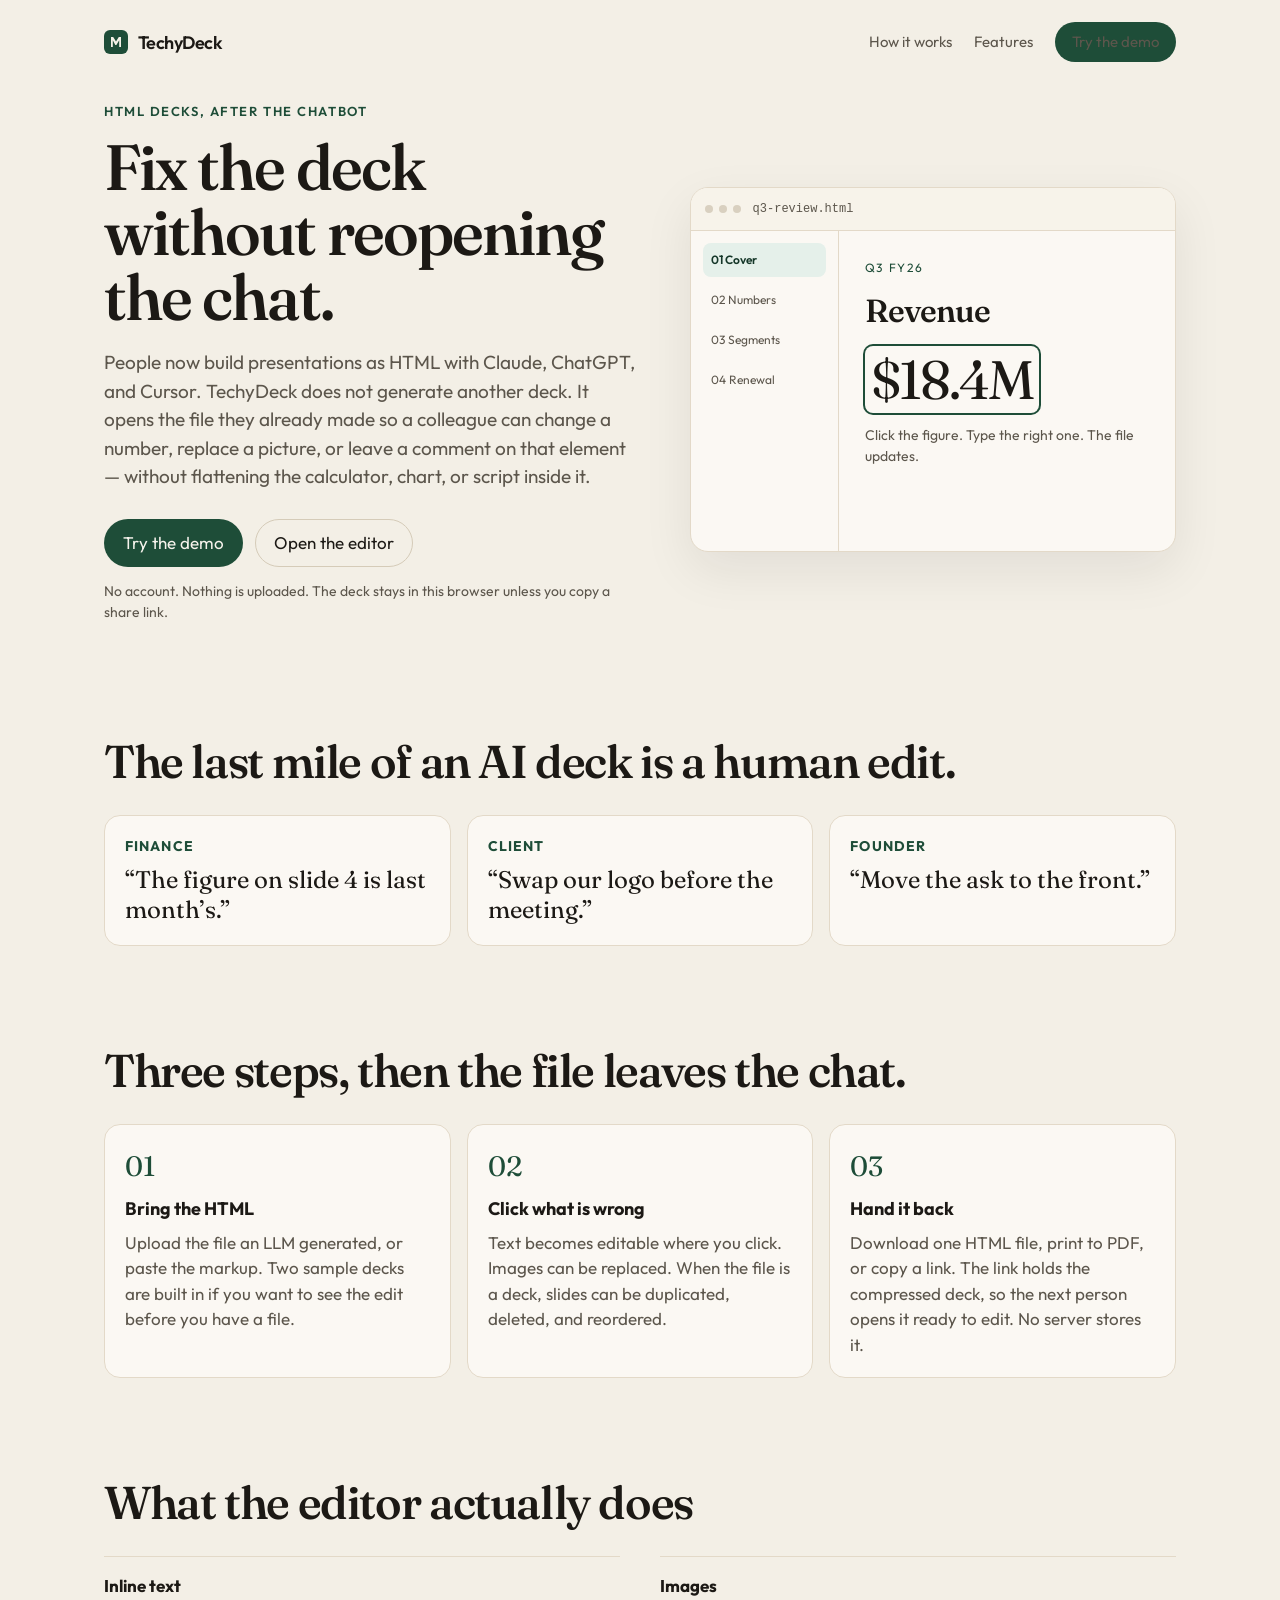
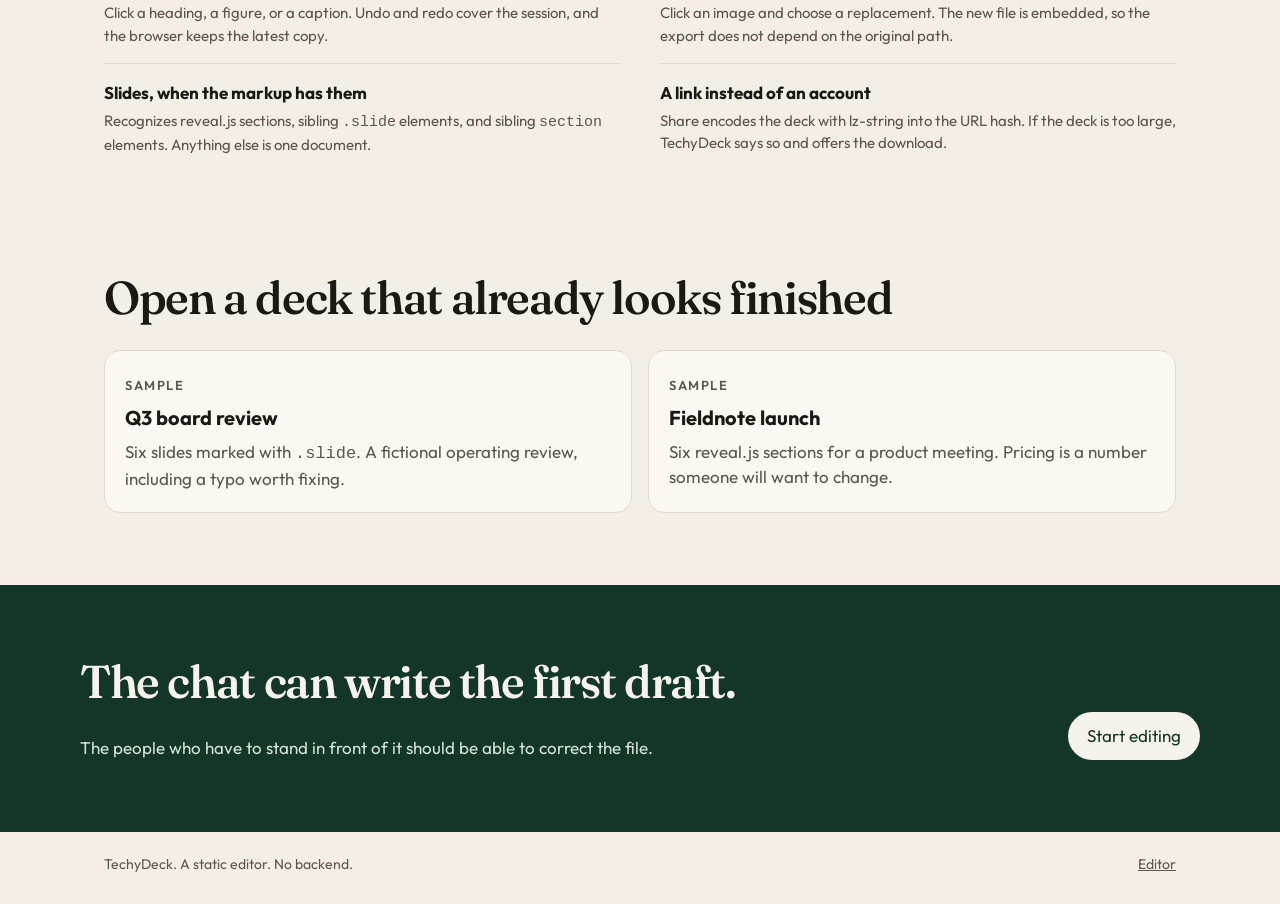
<file: index.html>
<!DOCTYPE html>
<html lang="en">
<head>
  <meta charset="utf-8">
  <meta name="viewport" content="width=device-width, initial-scale=1">
  <title>TechyDeck — Edit HTML presentations without going back to the chatbot</title>
  <meta name="description" content="TechyDeck opens AI-built HTML presentations so colleagues can fix a number, swap an image, or reorder slides — then export a file, a PDF, or a link. No account and no server.">
  <meta name="theme-color" content="#1e4d38">
  <link rel="icon" href="favicon.svg" type="image/svg+xml">
  <link rel="preconnect" href="https://fonts.googleapis.com">
  <link rel="preconnect" href="https://fonts.gstatic.com" crossorigin>
  <link href="https://fonts.googleapis.com/css2?family=Fraunces:opsz,wght@9..144,560;9..144,620&family=Outfit:wght@400;500;600&display=swap" rel="stylesheet">
  <link rel="stylesheet" href="css/site.css">
  <link rel="stylesheet" href="css/landing.css">
</head>
<body>
  <a class="skip" href="#content">Skip to content</a>
  <header class="nav">
    <a class="logo" href="index.html">
      <svg viewBox="0 0 24 24" aria-hidden="true"><rect width="24" height="24" rx="6" fill="#1e4d38"/><path d="M7 17V7h2.2l2.8 4.6L14.8 7H17v10h-1.8V10.2L12.4 15h-1.1L8.8 10.2V17z" fill="#f4f0e6"/></svg>
      <span>TechyDeck</span>
    </a>
    <nav class="nav-links" aria-label="Primary">
      <a href="#how">How it works</a>
      <a href="#features">Features</a>
          <a class="btn btn-primary" href="demo.html">Try the demo</a>
    </nav>
  </header>

  <main id="content">
    <section class="hero">
      <div>
        <p class="eyebrow">HTML decks, after the chatbot</p>
        <h1>Fix the deck without reopening the chat.</h1>
        <p class="lede">People now build presentations as HTML with Claude, ChatGPT, and Cursor. TechyDeck does not generate another deck. It opens the file they already made so a colleague can change a number, replace a picture, or leave a comment on that element — without flattening the calculator, chart, or script inside it.</p>
        <div class="cta-row">
          <a class="btn btn-primary btn-lg" href="demo.html">Try the demo</a>
          <a class="btn btn-ghost btn-lg" href="app.html">Open the editor</a>
        </div>
        <p class="fine">No account. Nothing is uploaded. The deck stays in this browser unless you copy a share link.</p>
      </div>
      <div class="mock" aria-hidden="true">
        <div class="mock-top">
          <span class="dots"><i></i><i></i><i></i></span>
          <span class="mock-file">q3-review.html</span>
        </div>
        <div class="mock-body">
          <div class="mock-slides">
            <span class="on">01 Cover</span>
            <span>02 Numbers</span>
            <span>03 Segments</span>
            <span>04 Renewal</span>
          </div>
          <div class="mock-slide">
            <p class="kicker">Q3 FY26</p>
            <h2>Revenue</h2>
            <p class="figure"><span>$18.4M</span></p>
            <p class="mock-note">Click the figure. Type the right one. The file updates.</p>
          </div>
        </div>
      </div>
    </section>

    <section class="section" aria-labelledby="problem-title">
      <h2 id="problem-title">The last mile of an AI deck is a human edit.</h2>
      <div class="quotes">
        <article>
          <h3>Finance</h3>
          <p>“The figure on slide 4 is last month’s.”</p>
        </article>
        <article>
          <h3>Client</h3>
          <p>“Swap our logo before the meeting.”</p>
        </article>
        <article>
          <h3>Founder</h3>
          <p>“Move the ask to the front.”</p>
        </article>
      </div>
    </section>

    <section class="section" id="how" aria-labelledby="how-title">
      <h2 id="how-title">Three steps, then the file leaves the chat.</h2>
      <div class="steps">
        <article class="step">
          <span>01</span>
          <h3>Bring the HTML</h3>
          <p>Upload the file an LLM generated, or paste the markup. Two sample decks are built in if you want to see the edit before you have a file.</p>
        </article>
        <article class="step">
          <span>02</span>
          <h3>Click what is wrong</h3>
          <p>Text becomes editable where you click. Images can be replaced. When the file is a deck, slides can be duplicated, deleted, and reordered.</p>
        </article>
        <article class="step">
          <span>03</span>
          <h3>Hand it back</h3>
          <p>Download one HTML file, print to PDF, or copy a link. The link holds the compressed deck, so the next person opens it ready to edit. No server stores it.</p>
        </article>
      </div>
    </section>

    <section class="section" id="features" aria-labelledby="features-title">
      <h2 id="features-title">What the editor actually does</h2>
      <div class="features">
        <div>
          <h3>Inline text</h3>
          <p>Click a heading, a figure, or a caption. Undo and redo cover the session, and the browser keeps the latest copy.</p>
        </div>
        <div>
          <h3>Images</h3>
          <p>Click an image and choose a replacement. The new file is embedded, so the export does not depend on the original path.</p>
        </div>
        <div>
          <h3>Slides, when the markup has them</h3>
          <p>Recognizes reveal.js sections, sibling <code>.slide</code> elements, and sibling <code>section</code> elements. Anything else is one document.</p>
        </div>
        <div>
          <h3>A link instead of an account</h3>
          <p>Share encodes the deck with lz-string into the URL hash. If the deck is too large, TechyDeck says so and offers the download.</p>
        </div>
      </div>
    </section>

    <section class="section" aria-labelledby="samples-title">
      <h2 id="samples-title">Open a deck that already looks finished</h2>
      <div class="sample-row">
        <a class="sample-card" href="app.html?sample=quarterly">
          <span class="eyebrow">Sample</span>
          <strong>Q3 board review</strong>
          <span>Six slides marked with <code>.slide</code>. A fictional operating review, including a typo worth fixing.</span>
        </a>
        <a class="sample-card" href="app.html?sample=launch">
          <span class="eyebrow">Sample</span>
          <strong>Fieldnote launch</strong>
          <span>Six reveal.js sections for a product meeting. Pricing is a number someone will want to change.</span>
        </a>
      </div>
    </section>
  </main>

  <section class="band">
    <div class="band-inner">
      <div>
        <h2>The chat can write the first draft.</h2>
        <p>The people who have to stand in front of it should be able to correct the file.</p>
      </div>
      <a class="btn btn-primary btn-lg" href="app.html">Start editing</a>
    </div>
  </section>

  <footer class="footer">
    <span>TechyDeck. A static editor. No backend.</span>
    <a href="app.html">Editor</a>
  </footer>
  <noscript>TechyDeck’s editor needs JavaScript. It still runs entirely in your browser.</noscript>
</body>
</html>
</file>
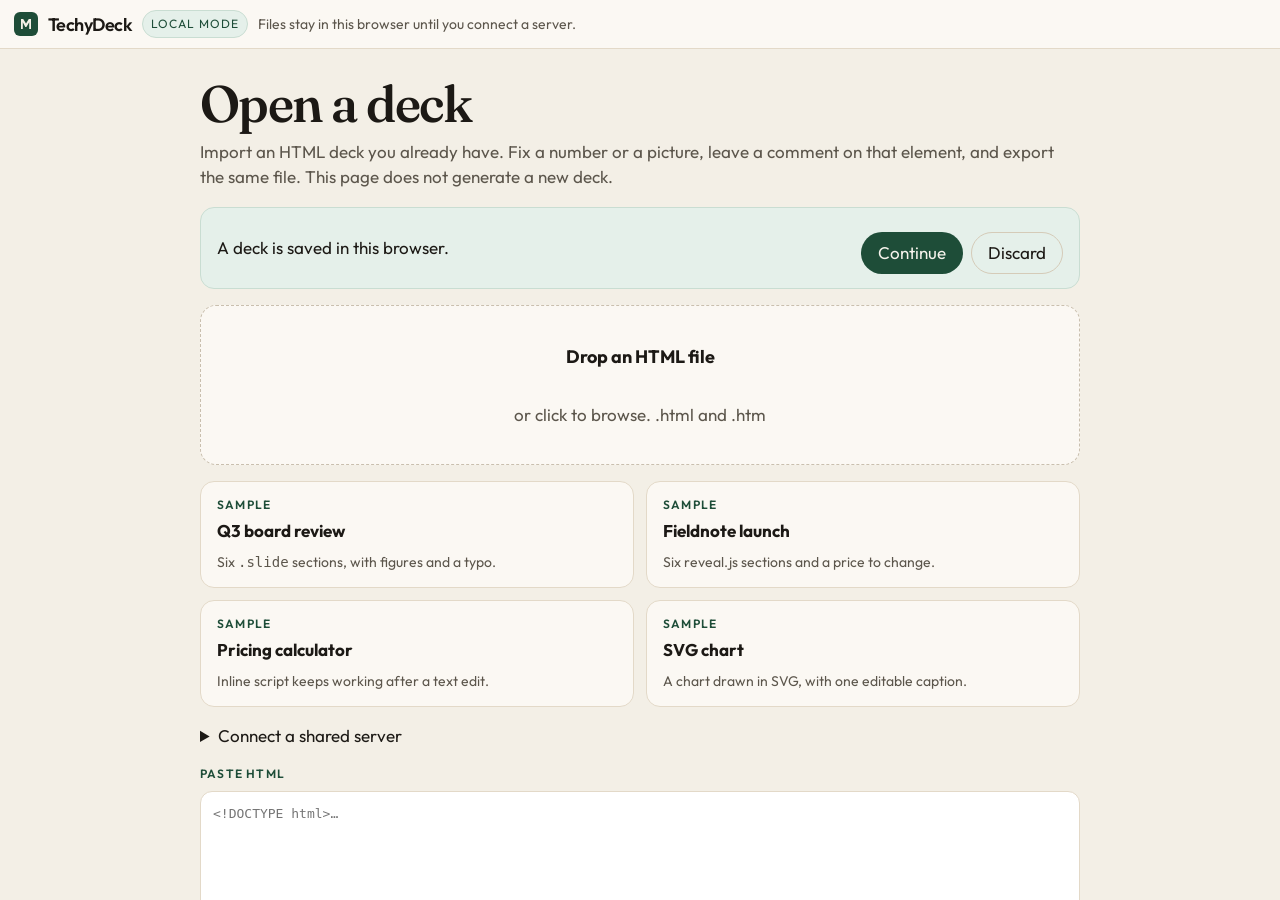
<file: app.html>
<!DOCTYPE html>
<html lang="en">
<head>
  <meta charset="utf-8">
  <meta name="viewport" content="width=device-width, initial-scale=1">
  <title>Editor — TechyDeck</title>
  <meta name="description" content="Upload or paste an HTML presentation, edit it in the browser, and export or share it.">
  <meta name="theme-color" content="#1e4d38">
  <link rel="icon" href="favicon.svg" type="image/svg+xml">
  <link rel="preconnect" href="https://fonts.googleapis.com">
  <link rel="preconnect" href="https://fonts.gstatic.com" crossorigin>
  <link href="https://fonts.googleapis.com/css2?family=Fraunces:opsz,wght@9..144,560;9..144,620&family=Outfit:wght@400;500;600&display=swap" rel="stylesheet">
  <link rel="stylesheet" href="css/site.css">
  <link rel="stylesheet" href="css/app.css">
</head>
<body data-view="start">
  <a class="skip" href="#content">Skip to content</a>
  <header class="toolbar">
    <a class="logo" href="index.html">
      <svg viewBox="0 0 24 24" aria-hidden="true"><rect width="24" height="24" rx="6" fill="#1e4d38"/><path d="M7 17V7h2.2l2.8 4.6L14.8 7H17v10h-1.8V10.2L12.4 15h-1.1L8.8 10.2V17z" fill="#f4f0e6"/></svg>
      <span>TechyDeck</span>
    </a>
    <p class="deck-name editor-only" id="deck-name"></p>
    <p class="mode-pill" id="mode-pill">Local mode</p>
    <p class="toolbar-note start-only">Files stay in this browser until you connect a server.</p>
    <span class="spacer"></span>
    <div class="seg editor-only" role="group" aria-label="Editing mode">
      <button type="button" id="btn-edit" aria-pressed="true">Edit</button>
      <button type="button" id="btn-comment" aria-pressed="false">Comment</button>
      <button type="button" id="btn-preview" aria-pressed="false">Preview</button>
    </div>
    <div class="tool-group editor-only">
      <button type="button" class="btn btn-ghost" id="btn-undo" disabled title="Undo (Ctrl+Z)">Undo</button>
      <button type="button" class="btn btn-ghost" id="btn-redo" disabled title="Redo (Ctrl+Shift+Z)">Redo</button>
    </div>
    <div class="tool-group editor-only">
      <button type="button" class="btn btn-ghost" id="btn-export">Export HTML</button>
      <button type="button" class="btn btn-ghost" id="btn-pdf">Export PDF</button>
      <button type="button" class="btn btn-ghost" id="btn-publish">Publish shared</button>
      <button type="button" class="btn btn-primary" id="btn-share">Snapshot link</button>
    </div>
    <button type="button" class="btn btn-ghost editor-only" id="btn-open">Open</button>
  </header>

  <div class="workspace" id="content">
    <aside class="sidebar editor-only" aria-label="Slides">
      <div class="side-head">
        <h2 id="slide-heading">Slides</h2>
        <p id="slide-meta"></p>
      </div>
      <ol id="slide-list"></ol>
      <p class="doc-note" id="doc-note" hidden>This file is one continuous document. Slide actions appear when the HTML has two or more sibling <code>.slide</code> or <code>section</code> elements, or reveal.js sections.</p>
      <section class="comments" aria-labelledby="comments-heading">
        <h2 id="comments-heading">Comments</h2>
        <ul id="comment-list"></ul>
        <form id="comment-form" hidden>
          <p class="fine">Anchored to <span id="comment-target"></span></p>
          <label class="fine" for="comment-body">Comment</label>
          <textarea id="comment-body" required maxlength="4000"></textarea>
          <button type="submit" class="btn btn-primary">Add comment</button>
        </form>
        <label class="fine" id="alt-row" hidden>Alt text
          <input id="image-alt" type="text" maxlength="200" autocomplete="off">
        </label>
        <h2>Revisions</h2>
        <ul id="rev-list"></ul>
      </section>
    </aside>
    <div class="main">
      <section class="start start-only" aria-labelledby="start-title">
        <div class="start-card">
          <h1 id="start-title">Open a deck</h1>
          <p class="lede">Import an HTML deck you already have. Fix a number or a picture, leave a comment on that element, and export the same file. This page does not generate a new deck.</p>
          <div class="resume" id="resume-card" hidden>
            <p id="resume-meta">A deck is saved in this browser.</p>
            <div class="row">
              <button type="button" class="btn btn-primary" id="btn-resume">Continue</button>
              <button type="button" class="btn btn-ghost" id="btn-discard">Discard</button>
            </div>
          </div>
          <p class="start-error" id="start-error" hidden></p>
          <label class="dropzone" id="dropzone" for="file-input">
            <strong>Drop an HTML file</strong>
            <span>or click to browse. .html and .htm</span>
          </label>
          <input class="file-input" id="file-input" type="file" accept=".html,.htm,text/html">
          <div class="sample-row">
            <button type="button" class="sample-card" data-sample="quarterly">
              <span class="eyebrow">Sample</span>
              <strong>Q3 board review</strong>
              <span>Six <code>.slide</code> sections, with figures and a typo.</span>
            </button>
            <button type="button" class="sample-card" data-sample="launch">
              <span class="eyebrow">Sample</span>
              <strong>Fieldnote launch</strong>
              <span>Six reveal.js sections and a price to change.</span>
            </button>
            <button type="button" class="sample-card" data-sample="calculator">
              <span class="eyebrow">Sample</span>
              <strong>Pricing calculator</strong>
              <span>Inline script keeps working after a text edit.</span>
            </button>
            <button type="button" class="sample-card" data-sample="chart">
              <span class="eyebrow">Sample</span>
              <strong>SVG chart</strong>
              <span>A chart drawn in SVG, with one editable caption.</span>
            </button>
          </div>
          <details class="server-box">
            <summary>Connect a shared server</summary>
            <p class="fine">GitHub Pages only serves files. It cannot store one shared copy or enforce who may edit. Run <code>node server/server.js</code> on a machine you control, then paste its URL. No token belongs in the page source.</p>
            <div class="row">
              <label class="fine" for="api-base">Server URL</label>
              <input id="api-base" type="url" placeholder="http://127.0.0.1:8787" autocomplete="off">
              <button type="button" class="btn btn-ghost" id="api-save">Check server</button>
            </div>
            <p class="fine" id="api-status" role="status"></p>
          </details>
          <div class="paste-block">
            <span class="section-label">Paste HTML</span>
            <textarea id="paste-html" spellcheck="false" placeholder="<!DOCTYPE html>…"></textarea>
            <div class="row">
              <button type="button" class="btn btn-primary" id="load-paste">Load HTML</button>
              <button type="button" class="note-btn" id="load-note">Try a one-page note</button>
            </div>
            <p class="fine">The note has no slide markup, so it opens as a single editable document.</p>
          </div>
        </div>
      </section>
      <div class="conflict editor-only" id="conflict" hidden>
        <p id="conflict-msg"></p>
        <button type="button" class="btn btn-primary" id="conflict-load">Load their version</button>
        <button type="button" class="btn btn-ghost" id="conflict-keep">Save my version over theirs</button>
      </div>
      <section class="stage editor-only" aria-label="Deck">
        <div class="frame-shell">
          <iframe id="deck-frame" title="Deck" sandbox="allow-scripts allow-modals allow-forms allow-popups allow-downloads"></iframe>
          <div id="frame-overlay" hidden>
            <div>
              <p id="frame-overlay-msg">Opening deck…</p>
              <button type="button" class="btn btn-ghost" id="frame-dismiss" hidden>Show the deck anyway</button>
            </div>
          </div>
        </div>
      </section>
    </div>
  </div>

  <footer class="hintbar editor-only">
    <p id="status" role="status"></p>
    <p id="hint"></p>
    <p id="save-state"></p>
  </footer>
  <p id="toast" role="status" hidden></p>

  <dialog id="share-dialog" aria-labelledby="share-title">
    <h2 id="share-title">Hand off a copy, or invite to the shared document</h2>
    <div class="row">
      <button type="button" class="btn btn-ghost" id="btn-invite-editor">Invite editor</button>
      <button type="button" class="btn btn-ghost" id="btn-invite-commenter">Invite commenter</button>
      <button type="button" class="btn btn-ghost" id="btn-invite-viewer">Invite viewer</button>
    </div>
    <div id="share-ok">
      <p>A snapshot link is a copy frozen at this moment. It is not one shared version. Invites work only when this browser is connected to a TechyDeck server. Don’t post a private deck in public.</p>
      <input id="share-url" type="text" readonly aria-label="Share link">
      <div class="row">
        <button type="button" class="btn btn-primary" id="share-copy">Copy link</button>
        <button type="button" class="btn btn-ghost" id="share-close">Close</button>
      </div>
      <p class="fine" id="share-size"></p>
    </div>
    <div id="share-big" hidden>
      <p id="share-big-msg"></p>
      <div class="row">
        <button type="button" class="btn btn-primary" id="share-download">Download HTML</button>
        <button type="button" class="btn btn-ghost" id="share-close-big">Close</button>
      </div>
    </div>
  </dialog>

  <script src="js/lz-string.js"></script>
  <script src="js/shared-config.js"></script>
  <script src="js/app.js"></script>
  <noscript>TechyDeck needs JavaScript. Decks are edited in your browser and are not uploaded.</noscript>
</body>
</html>
</file>
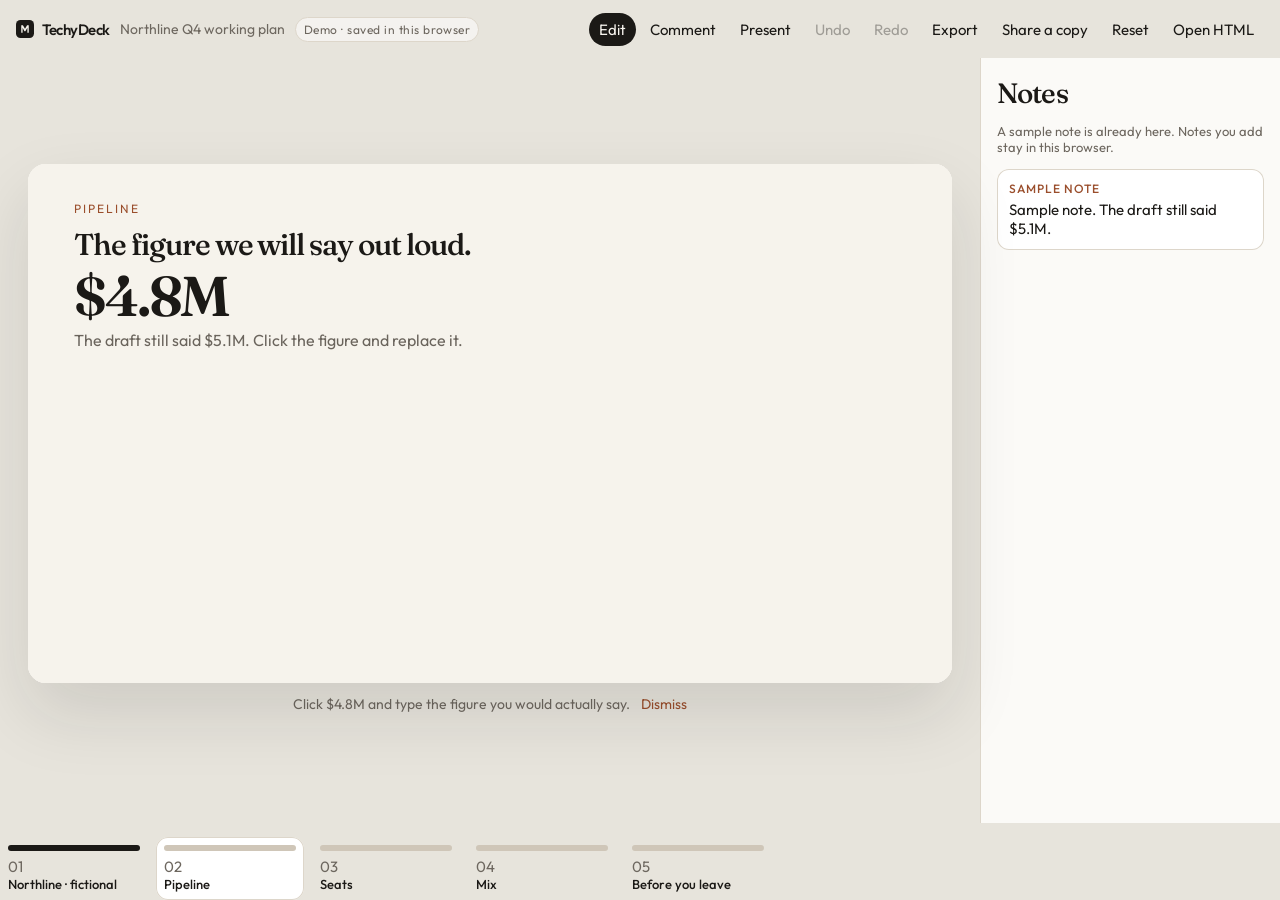
<file: demo.html>
<!DOCTYPE html>
<html lang="en">
<head>
  <meta charset="utf-8">
  <meta name="viewport" content="width=device-width, initial-scale=1">
  <title>Northline demo — TechyDeck</title>
  <meta name="description" content="A sample HTML deck you can correct in the browser. Edit a number, leave a note, and keep the calculator working.">
  <meta name="theme-color" content="#e7e4dc">
  <link rel="icon" href="favicon.svg" type="image/svg+xml">
  <link rel="preconnect" href="https://fonts.googleapis.com">
  <link rel="preconnect" href="https://fonts.gstatic.com" crossorigin>
  <link href="https://fonts.googleapis.com/css2?family=Fraunces:opsz,wght@9..144,520&family=Outfit:wght@400;500&display=swap" rel="stylesheet">
  <link rel="stylesheet" href="css/demo.css">
</head>
<body>
  <a class="skip" href="#stage">Skip to the deck</a>
  <div class="app">
    <header class="bar">
      <a class="brand" href="index.html">
        <svg viewBox="0 0 24 24" aria-hidden="true"><rect width="24" height="24" rx="6" fill="#1b1916"/><path d="M7 17V7h2.2l2.8 4.6L14.8 7H17v10h-1.8V10.2L12.4 15h-1.1L8.8 10.2V17z" fill="#f6f3ec"/></svg>
        TechyDeck
      </a>
      <p class="deck-title" id="deck-title">Northline Q4</p>
      <p class="status" id="status" role="status">Demo · saved in this browser</p>
      <span class="spacer"></span>
      <div class="tools" role="toolbar" aria-label="Deck tools">
        <button type="button" id="btn-edit" aria-pressed="true">Edit</button>
        <button type="button" id="btn-comment" aria-pressed="false">Comment</button>
        <button type="button" id="btn-present">Present</button>
        <button type="button" id="btn-undo" disabled>Undo</button>
        <button type="button" id="btn-redo" disabled>Redo</button>
        <button type="button" id="btn-export">Export</button>
        <button type="button" id="btn-share">Share a copy</button>
        <button type="button" id="btn-reset">Reset</button>
        <label class="file">Open HTML
          <input id="file" type="file" accept=".html,.htm,text/html">
        </label>
      </div>
    </header>
    <div class="workspace">
      <main class="stage" id="stage">
        <div class="shell">
          <iframe id="frame" title="Sample presentation" sandbox="allow-scripts allow-modals"></iframe>
          <div id="overlay">Opening the demo…</div>
        </div>
        <p class="coach" id="coach">Click <strong>$4.8M</strong> and type the figure you would actually say. <button type="button" id="coach-dismiss">Dismiss</button></p>
      </main>
      <aside class="notes" aria-labelledby="notes-heading">
        <h2 id="notes-heading">Notes</h2>
        <p class="fine">A sample note is already here. Notes you add stay in this browser.</p>
        <ul id="notes"></ul>
        <form id="note-form" hidden>
          <label for="note-body">Note on <span id="note-target">this element</span></label>
          <textarea id="note-body" maxlength="500" required></textarea>
          <button type="submit">Add note</button>
        </form>
      </aside>
    </div>
    <nav class="thumbs" id="thumbs" aria-label="Slides"></nav>
  </div>
  <dialog id="share-dialog" aria-labelledby="share-title">
    <h2 id="share-title">Share a copy</h2>
    <p>This link opens a copy of the deck. It is not live coediting, and nobody else is in this demo.</p>
    <input id="share-url" type="text" readonly aria-label="Copy link">
    <div class="row">
      <button type="button" class="primary" id="share-copy">Copy link</button>
      <button type="button" id="share-close">Close</button>
    </div>
    <p class="fine" id="share-note"></p>
  </dialog>
  <script src="js/lz-string.js"></script>
  <script src="js/demo.js"></script>
</body>
</html>
</file>
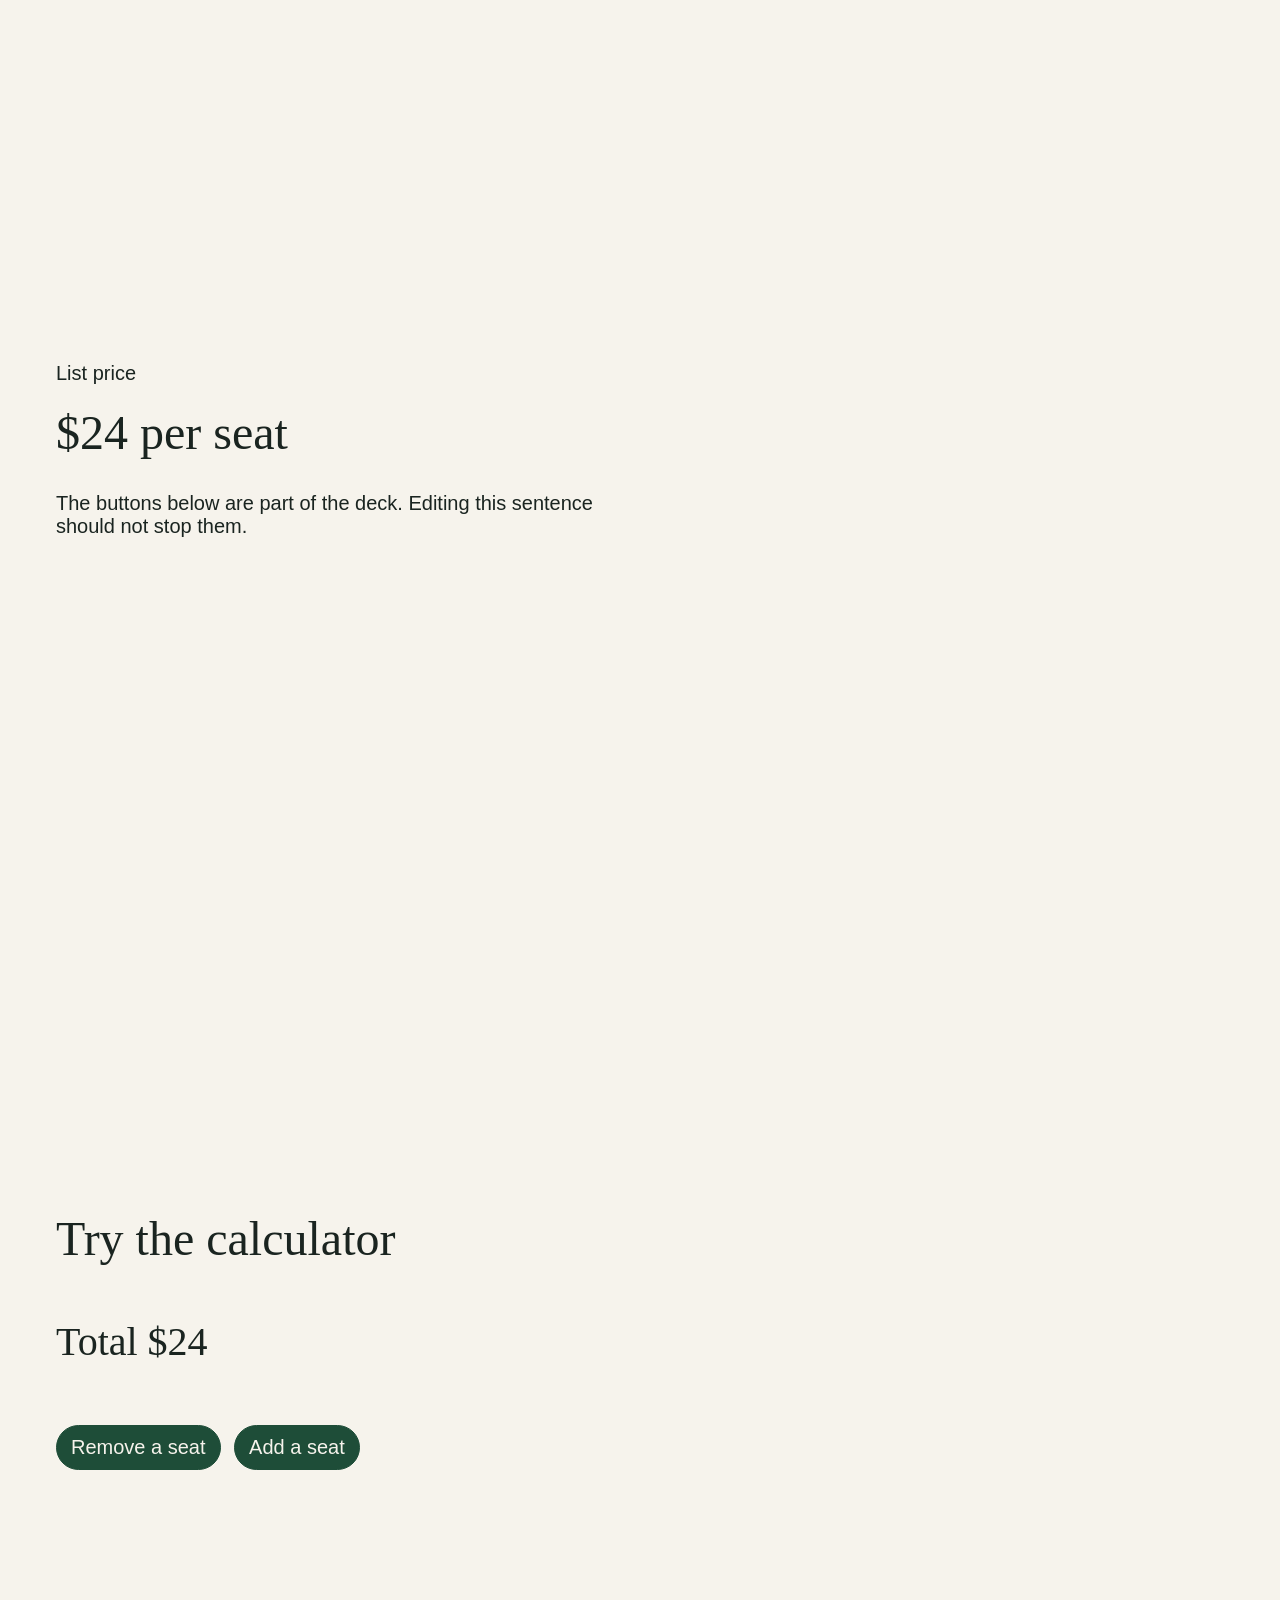
<file: samples/calculator.html>
<!DOCTYPE html>
<html lang="en">
<head>
  <meta charset="utf-8">
  <title>Pricing calculator</title>
  <style>
    * { box-sizing: border-box; }
    html, body { margin: 0; height: 100%; background: #f6f3ec; color: #1a2420; font-family: "Segoe UI", Helvetica, Arial, sans-serif; }
    section { min-height: 100vh; height: 100vh; padding: 40px 56px; display: flex; flex-direction: column; justify-content: center; }
    h1 { font-family: Georgia, serif; font-weight: 500; font-size: 48px; margin: 0 0 12px; }
    p { font-size: 20px; max-width: 36rem; }
    button { font: inherit; padding: 10px 14px; margin-right: 8px; border-radius: 999px; border: 1px solid #1e4d38; background: #1e4d38; color: #f6f3ec; }
    #out { font-size: 40px; font-family: Georgia, serif; }
  </style>
</head>
<body>
  <section class="slide">
    <p>List price</p>
    <h1>$24 per seat</h1>
    <p>The buttons below are part of the deck. Editing this sentence should not stop them.</p>
  </section>
  <section class="slide">
    <h1>Try the calculator</h1>
    <p id="out">Total $24</p>
    <p>
      <button type="button" id="minus">Remove a seat</button>
      <button type="button" id="plus">Add a seat</button>
    </p>
  </section>
  <script>
    (function () {
      var seats = 1;
      var price = 24;
      function render() {
        var out = document.getElementById("out");
        if (out) out.textContent = "Total $" + (seats * price);
      }
      var plus = document.getElementById("plus");
      var minus = document.getElementById("minus");
      if (plus) plus.addEventListener("click", function () { seats += 1; render(); });
      if (minus) minus.addEventListener("click", function () { seats = Math.max(1, seats - 1); render(); });
      render();
    })();
  </script>
</body>
</html>
</file>
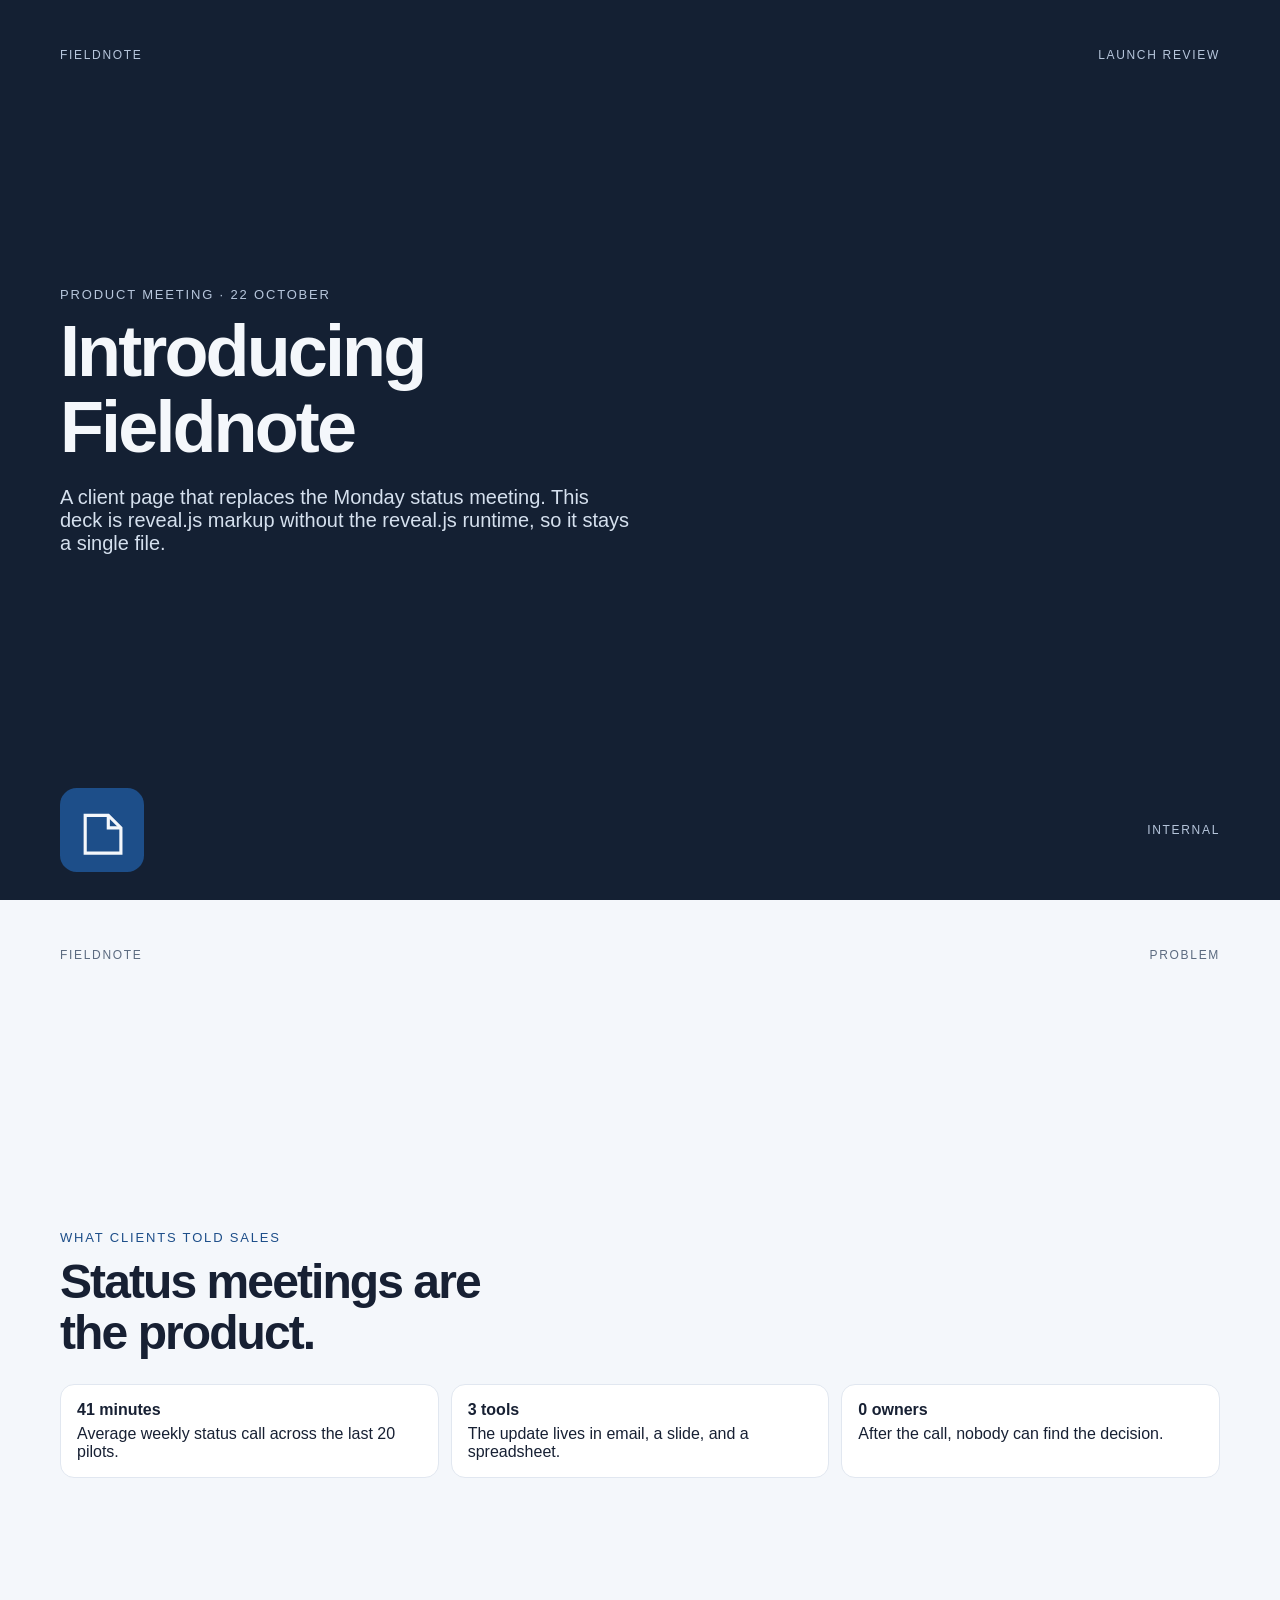
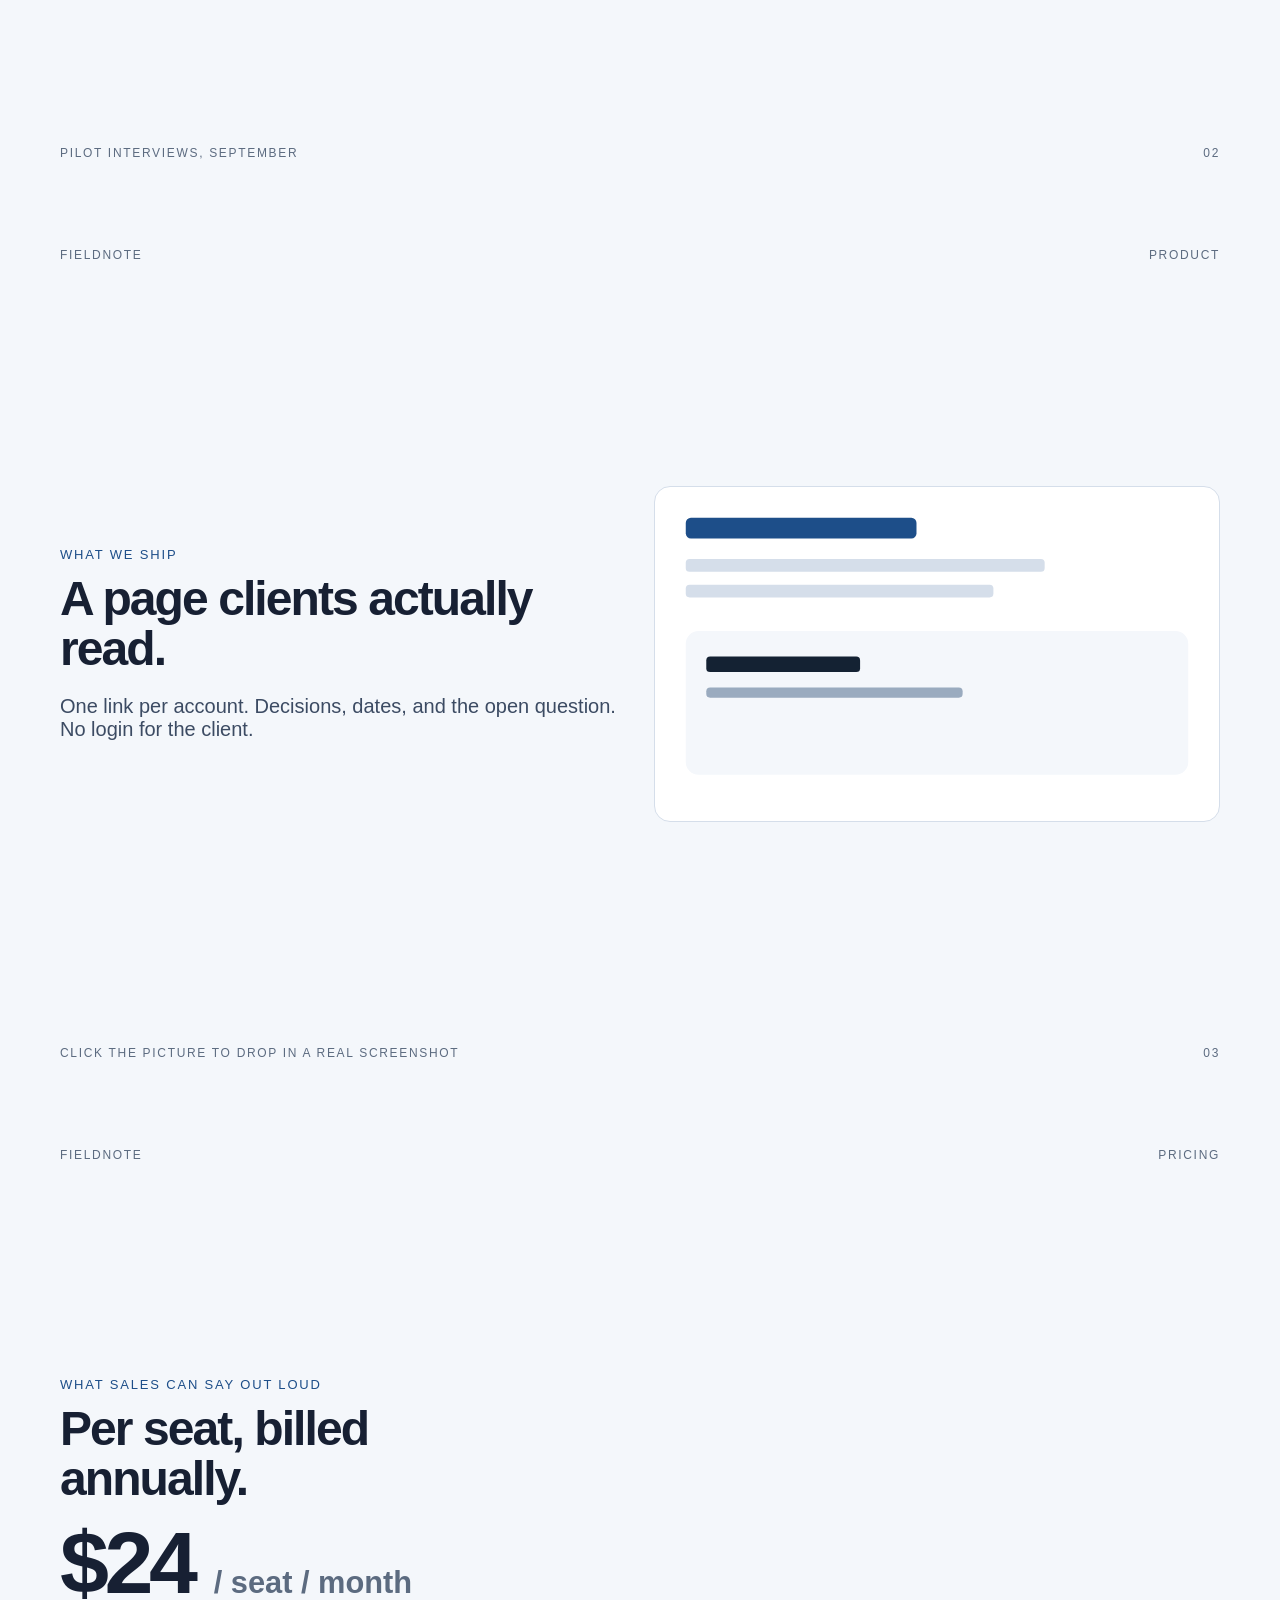
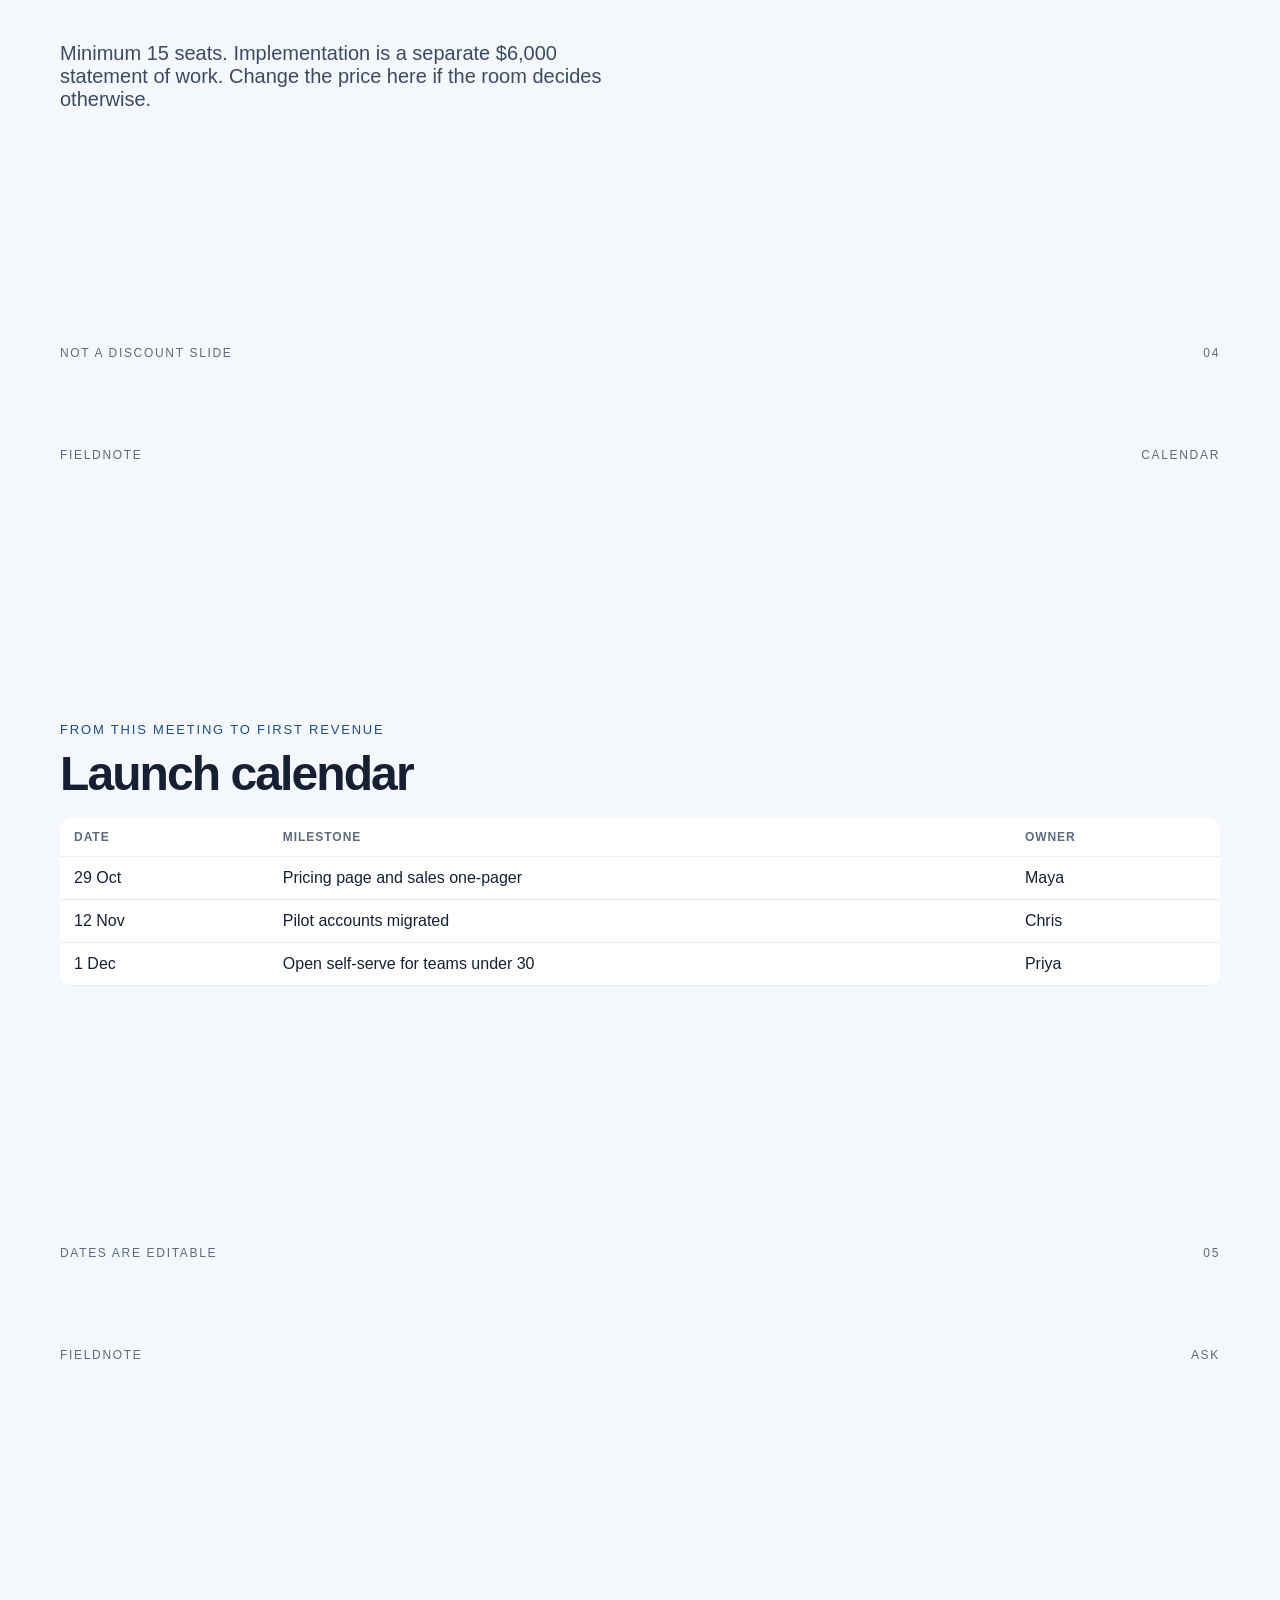
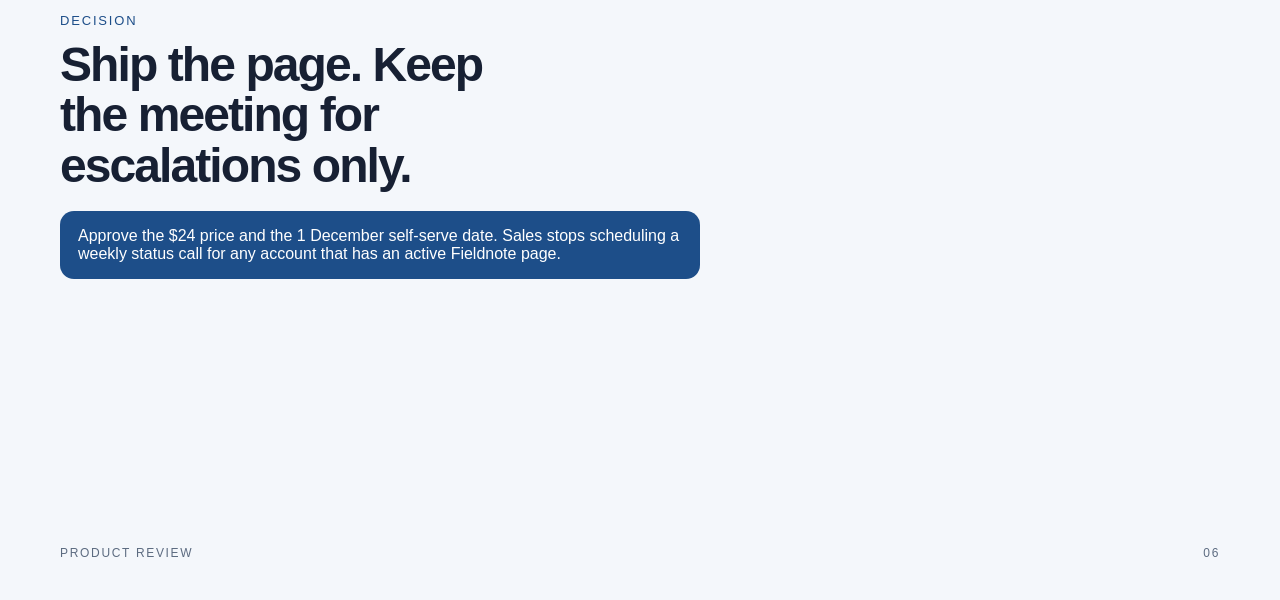
<file: samples/fieldnote-launch.html>
<!DOCTYPE html>
<html lang="en">
<head>
  <meta charset="utf-8">
  <title>Fieldnote launch</title>
  <style>
    * { box-sizing: border-box; }
    html, body { margin: 0; height: 100%; background: #f4f7fb; color: #172033; }
    body { font-family: "Segoe UI", Helvetica, Arial, sans-serif; }
    .reveal, .slides { height: 100%; }
    section {
      min-height: 100vh;
      height: 100vh;
      padding: 36px 60px 28px;
      display: flex;
      flex-direction: column;
      background: #f4f7fb;
    }
    .top, .bottom {
      display: flex;
      justify-content: space-between;
      align-items: center;
      font-size: 12px;
      letter-spacing: 0.14em;
      text-transform: uppercase;
      color: #5c6b80;
    }
    .body { flex: 1; display: flex; flex-direction: column; justify-content: center; }
    h1, h2 { font-weight: 560; letter-spacing: -0.04em; margin: 0; line-height: 1.05; }
    h1 { font-size: clamp(44px, 6vw, 72px); max-width: 12ch; }
    h2 { font-size: clamp(32px, 4vw, 48px); max-width: 18ch; }
    .kicker { margin: 0 0 12px; color: #1d4e89; letter-spacing: 0.14em; text-transform: uppercase; font-size: 13px; }
    .sub { font-size: 20px; max-width: 36rem; color: #3c4b63; }
    .cover { background: #142033; color: #f4f7fb; }
    .cover .kicker, .cover .top, .cover .bottom { color: #b7c6dc; }
    .cover .sub { color: #d5e0ee; }
    .mark { width: 84px; height: 84px; }
    .grid { display: grid; grid-template-columns: 1fr 1fr 1fr; gap: 12px; margin-top: 26px; }
    .card { background: white; border-radius: 14px; padding: 16px; border: 1px solid #e1e7f0; }
    .card strong { display: block; margin-bottom: 6px; }
    .split { display: grid; grid-template-columns: 1fr 1fr; gap: 28px; align-items: center; }
    .product { width: 100%; height: auto; border-radius: 16px; border: 1px solid #d5deea; background: white; }
    .price { font-size: clamp(56px, 8vw, 88px); letter-spacing: -0.05em; margin: 8px 0; font-weight: 560; }
    .price span { font-size: 0.35em; letter-spacing: 0; color: #5c6b80; }
    table { width: 100%; border-collapse: collapse; margin-top: 18px; background: white; border-radius: 12px; overflow: hidden; }
    th, td { text-align: left; padding: 12px 14px; border-bottom: 1px solid #e6edf5; }
    th { font-size: 12px; letter-spacing: 0.08em; text-transform: uppercase; color: #5c6b80; }
    .ask { margin-top: 20px; padding: 16px 18px; background: #1d4e89; color: white; border-radius: 14px; max-width: 40rem; }
    @media (max-width: 800px) {
      section { padding: 24px; }
      .grid, .split { grid-template-columns: 1fr; }
    }
  </style>
</head>
<body>
  <div class="reveal">
    <div class="slides">
      <section class="cover">
        <div class="top"><p>Fieldnote</p><p>Launch review</p></div>
        <div class="body">
          <p class="kicker">Product meeting · 22 October</p>
          <h1>Introducing Fieldnote</h1>
          <p class="sub">A client page that replaces the Monday status meeting. This deck is reveal.js markup without the reveal.js runtime, so it stays a single file.</p>
        </div>
        <div class="bottom">
          <img class="mark" alt="Fieldnote mark" width="84" height="84" src="data:image/svg+xml,%3Csvg xmlns='http://www.w3.org/2000/svg' viewBox='0 0 80 80'%3E%3Crect width='80' height='80' rx='16' fill='%231d4e89'/%3E%3Cpath d='M24 26h22l12 12v24H24z' fill='none' stroke='%23f4f7fb' stroke-width='3'/%3E%3Cpath d='M46 26v12h12' fill='none' stroke='%23f4f7fb' stroke-width='3'/%3E%3C/svg%3E">
          <p>Internal</p>
        </div>
      </section>

      <section>
        <div class="top"><p>Fieldnote</p><p>Problem</p></div>
        <div class="body">
          <p class="kicker">What clients told sales</p>
          <h2>Status meetings are the product.</h2>
          <div class="grid">
            <div class="card"><strong>41 minutes</strong> Average weekly status call across the last 20 pilots.</div>
            <div class="card"><strong>3 tools</strong> The update lives in email, a slide, and a spreadsheet.</div>
            <div class="card"><strong>0 owners</strong> After the call, nobody can find the decision.</div>
          </div>
        </div>
        <div class="bottom"><p>Pilot interviews, September</p><p>02</p></div>
      </section>

      <section>
        <div class="top"><p>Fieldnote</p><p>Product</p></div>
        <div class="body">
          <div class="split">
            <div>
              <p class="kicker">What we ship</p>
              <h2>A page clients actually read.</h2>
              <p class="sub">One link per account. Decisions, dates, and the open question. No login for the client.</p>
            </div>
            <img class="product" alt="Fieldnote page preview" width="440" height="260" src="data:image/svg+xml,%3Csvg xmlns='http://www.w3.org/2000/svg' viewBox='0 0 440 260'%3E%3Crect width='440' height='260' rx='16' fill='%23ffffff'/%3E%3Crect x='24' y='24' width='180' height='16' rx='4' fill='%231d4e89'/%3E%3Crect x='24' y='56' width='280' height='10' rx='3' fill='%23d5deea'/%3E%3Crect x='24' y='76' width='240' height='10' rx='3' fill='%23d5deea'/%3E%3Crect x='24' y='112' width='392' height='112' rx='10' fill='%23f4f7fb'/%3E%3Crect x='40' y='132' width='120' height='12' rx='3' fill='%23142233'/%3E%3Crect x='40' y='156' width='200' height='8' rx='3' fill='%239aabbf'/%3E%3C/svg%3E">
          </div>
        </div>
        <div class="bottom"><p>Click the picture to drop in a real screenshot</p><p>03</p></div>
      </section>

      <section>
        <div class="top"><p>Fieldnote</p><p>Pricing</p></div>
        <div class="body">
          <p class="kicker">What sales can say out loud</p>
          <h2>Per seat, billed annually.</h2>
          <p class="price">$24 <span>/ seat / month</span></p>
          <p class="sub">Minimum 15 seats. Implementation is a separate $6,000 statement of work. Change the price here if the room decides otherwise.</p>
        </div>
        <div class="bottom"><p>Not a discount slide</p><p>04</p></div>
      </section>

      <section>
        <div class="top"><p>Fieldnote</p><p>Calendar</p></div>
        <div class="body">
          <p class="kicker">From this meeting to first revenue</p>
          <h2>Launch calendar</h2>
          <table>
            <thead><tr><th>Date</th><th>Milestone</th><th>Owner</th></tr></thead>
            <tbody>
              <tr><td>29 Oct</td><td>Pricing page and sales one-pager</td><td>Maya</td></tr>
              <tr><td>12 Nov</td><td>Pilot accounts migrated</td><td>Chris</td></tr>
              <tr><td>1 Dec</td><td>Open self-serve for teams under 30</td><td>Priya</td></tr>
            </tbody>
          </table>
        </div>
        <div class="bottom"><p>Dates are editable</p><p>05</p></div>
      </section>

      <section>
        <div class="top"><p>Fieldnote</p><p>Ask</p></div>
        <div class="body">
          <p class="kicker">Decision</p>
          <h2>Ship the page. Keep the meeting for escalations only.</h2>
          <p class="ask">Approve the $24 price and the 1 December self-serve date. Sales stops scheduling a weekly status call for any account that has an active Fieldnote page.</p>
        </div>
        <div class="bottom"><p>Product review</p><p>06</p></div>
      </section>
    </div>
  </div>
</body>
</html>
</file>
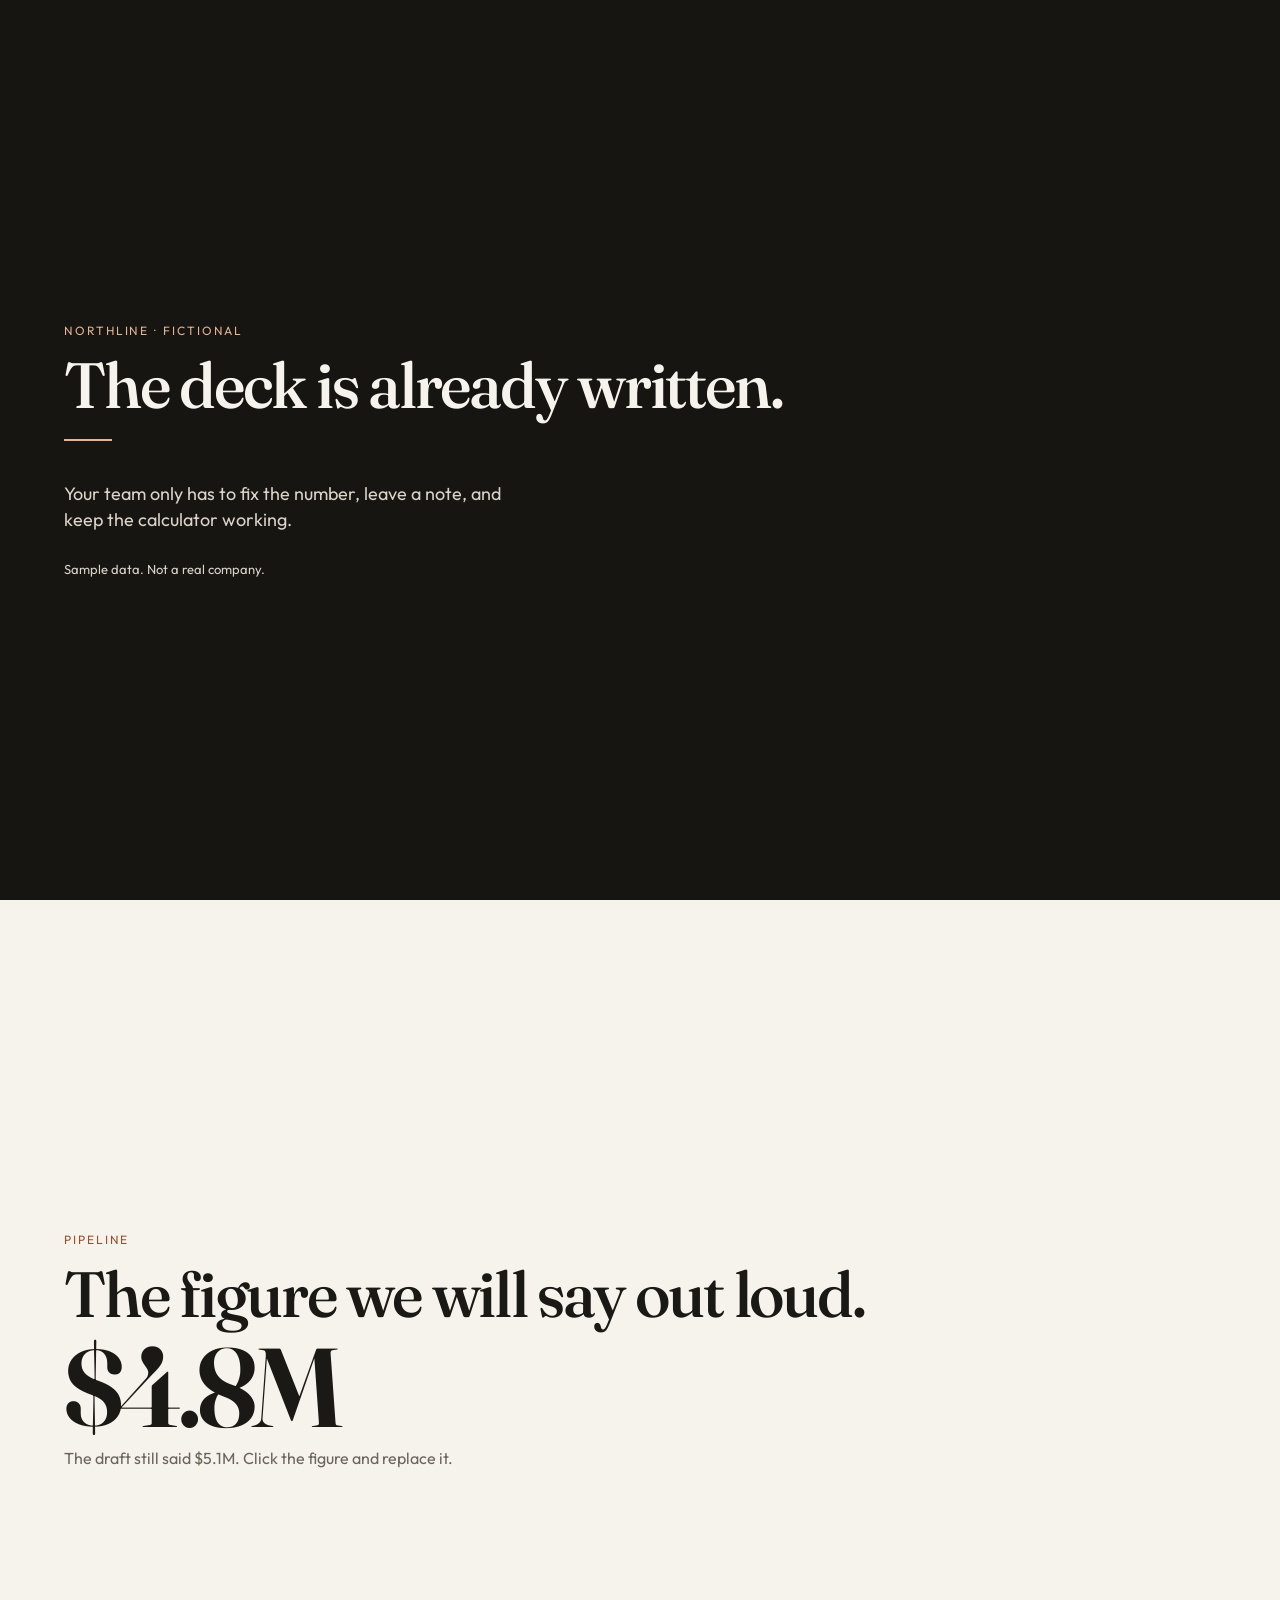
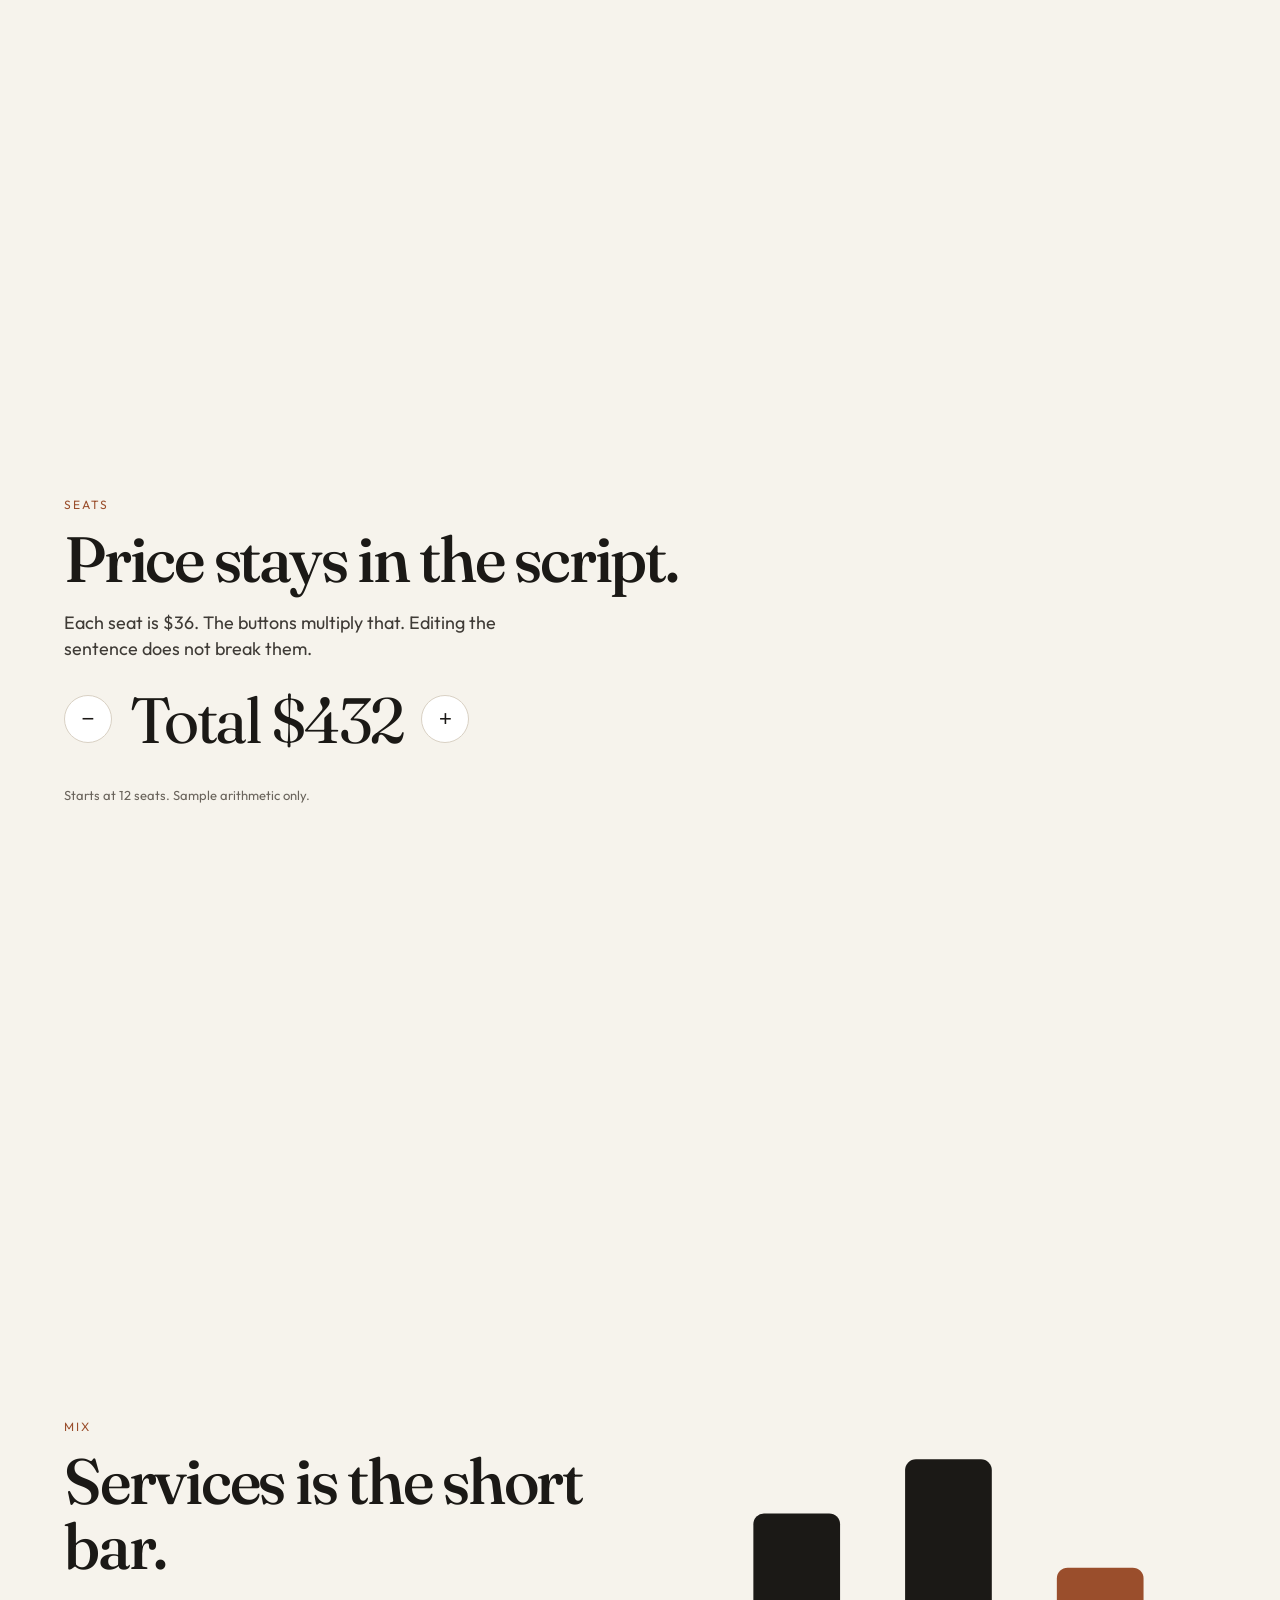
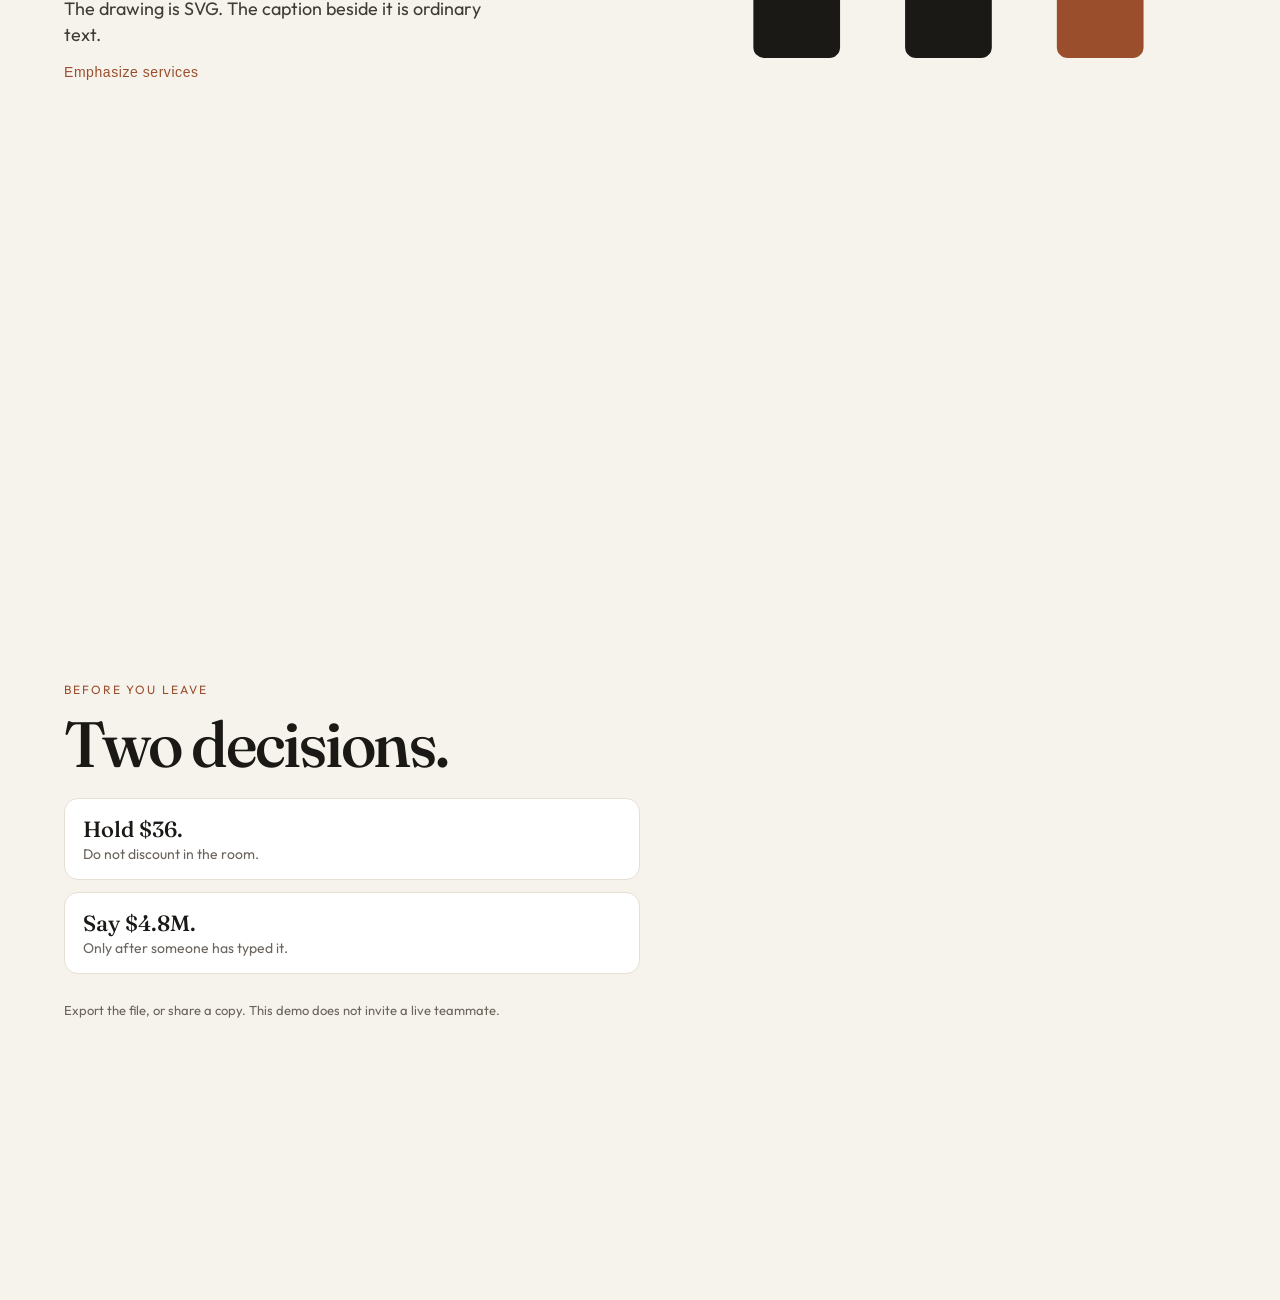
<file: samples/northline.html>
<!DOCTYPE html>
<html lang="en">
<head>
  <meta charset="utf-8">
  <title>Northline Q4 working plan</title>
  <link rel="preconnect" href="https://fonts.googleapis.com">
  <link rel="preconnect" href="https://fonts.gstatic.com" crossorigin>
  <link href="https://fonts.googleapis.com/css2?family=Fraunces:opsz,wght@9..144,520;9..144,620&family=Outfit:wght@380;500&display=swap" rel="stylesheet">
  <style>
    :root {
      --ink: #1b1916;
      --cream: #f6f3ec;
      --copper: #9a4e2c;
      --muted: #6a645c;
    }
    * { box-sizing: border-box; }
    html, body { margin: 0; height: 100%; background: var(--cream); color: var(--ink); }
    body { font-family: Outfit, "Segoe UI", sans-serif; }
    .slide {
      min-height: 100%;
      height: 100%;
      padding: clamp(22px, 4vw, 56px) clamp(22px, 5vw, 64px);
      display: flex;
      flex-direction: column;
      justify-content: center;
      background: var(--cream);
      overflow: auto;
    }
    .kicker {
      margin: 0 0 14px;
      font-size: 12px;
      letter-spacing: 0.16em;
      text-transform: uppercase;
      color: var(--copper);
    }
    h1 {
      margin: 0;
      font-family: Fraunces, Georgia, serif;
      font-weight: 520;
      font-size: clamp(36px, 5vw, 68px);
      letter-spacing: -0.035em;
      line-height: 1.02;
    }
    .sub { margin: 18px 0 0; max-width: 28rem; font-size: 18px; line-height: 1.45; color: #3f3b36; }
    .fine { margin: 28px 0 0; font-size: 13px; color: var(--muted); }
    .cover { background: #171512; color: #f6f3ec; }
    .cover .kicker { color: #e2b394; }
    .cover .sub, .cover .fine { color: #d9d3c8; }
    .rule { width: 48px; height: 2px; background: #e2b394; margin: 22px 0; border: 0; }
    .figure {
      margin: 8px 0 0;
      font-family: Fraunces, Georgia, serif;
      font-weight: 620;
      font-size: clamp(64px, 10vw, 112px);
      letter-spacing: -0.045em;
      line-height: 0.95;
    }
    .was { margin: 8px 0 0; color: var(--muted); font-size: 16px; }
    .calc { display: flex; align-items: center; gap: 18px; margin-top: 18px; }
    button.step {
      width: 48px; height: 48px; border-radius: 50%;
      border: 1px solid #d9d1c4; background: white; color: var(--ink);
      font-size: 22px;
    }
    #out {
      margin: 0;
      font-family: Fraunces, Georgia, serif;
      font-size: clamp(40px, 6vw, 64px);
      letter-spacing: -0.04em;
    }
    .chart-row { display: grid; grid-template-columns: 1.1fr 0.9fr; gap: 28px; align-items: center; }
    svg { width: 100%; height: auto; }
    button.quiet {
      margin-top: 16px; border: 0; background: transparent; color: var(--copper);
      padding: 0; font-size: 14px; letter-spacing: 0.04em;
    }
    .asks { display: grid; gap: 12px; margin-top: 22px; max-width: 36rem; }
    .ask { background: white; border-radius: 14px; padding: 16px 18px; border: 1px solid #e6dfd4; }
    .ask strong { display: block; font-family: Fraunces, Georgia, serif; font-size: 22px; font-weight: 520; }
    .ask span { color: var(--muted); font-size: 14px; }
    @media (max-width: 700px), (max-height: 560px) {
      .chart-row { grid-template-columns: 1fr; }
      h1 { font-size: 30px; }
      .figure { font-size: 56px; }
      .slide { justify-content: flex-start; }
    }
  </style>
</head>
<body>
  <section class="slide cover">
    <p class="kicker">Northline · fictional</p>
    <h1>The deck is already written.</h1>
    <hr class="rule">
    <p class="sub">Your team only has to fix the number, leave a note, and keep the calculator working.</p>
    <p class="fine">Sample data. Not a real company.</p>
  </section>

  <section class="slide">
    <p class="kicker">Pipeline</p>
    <h1>The figure we will say out loud.</h1>
    <p class="figure">$4.8M</p>
    <p class="was">The draft still said $5.1M. Click the figure and replace it.</p>
  </section>

  <section class="slide">
    <p class="kicker">Seats</p>
    <h1>Price stays in the script.</h1>
    <p class="sub">Each seat is $36. The buttons multiply that. Editing the sentence does not break them.</p>
    <div class="calc">
      <button type="button" class="step" id="minus" aria-label="Remove a seat">−</button>
      <p id="out">Total $432</p>
      <button type="button" class="step" id="plus" aria-label="Add a seat">+</button>
    </div>
    <p class="fine">Starts at 12 seats. Sample arithmetic only.</p>
  </section>

  <section class="slide">
    <div class="chart-row">
      <div>
        <p class="kicker">Mix</p>
        <h1>Services is the short bar.</h1>
        <p class="sub">The drawing is SVG. The caption beside it is ordinary text.</p>
        <button type="button" class="quiet" id="emphasize">Emphasize services</button>
      </div>
      <svg viewBox="0 0 280 180" role="img" aria-label="Three bars. Services is the shortest.">
        <rect x="24" y="70" width="48" height="80" rx="6" fill="#1b1916"></rect>
        <rect x="108" y="40" width="48" height="110" rx="6" fill="#1b1916"></rect>
        <rect id="services" x="192" y="100" width="48" height="50" rx="6" fill="#9a4e2c"></rect>
      </svg>
    </div>
  </section>

  <section class="slide">
    <p class="kicker">Before you leave</p>
    <h1>Two decisions.</h1>
    <div class="asks">
      <div class="ask"><strong>Hold $36.</strong><span>Do not discount in the room.</span></div>
      <div class="ask"><strong>Say $4.8M.</strong><span>Only after someone has typed it.</span></div>
    </div>
    <p class="fine">Export the file, or share a copy. This demo does not invite a live teammate.</p>
  </section>

  <script>
    (function () {
      var seats = 12;
      var price = 36;
      function render() {
        var out = document.getElementById("out");
        if (out) out.textContent = "Total $" + (seats * price);
      }
      var plus = document.getElementById("plus");
      var minus = document.getElementById("minus");
      if (plus) plus.addEventListener("click", function () { seats += 1; render(); });
      if (minus) minus.addEventListener("click", function () { seats = Math.max(1, seats - 1); render(); });
      var emphasize = document.getElementById("emphasize");
      if (emphasize) emphasize.addEventListener("click", function () {
        var bar = document.getElementById("services");
        if (!bar) return;
        var next = bar.getAttribute("fill") === "#1b1916" ? "#9a4e2c" : "#1b1916";
        bar.setAttribute("fill", next);
      });
      render();
    })();
  </script>
</body>
</html>
</file>
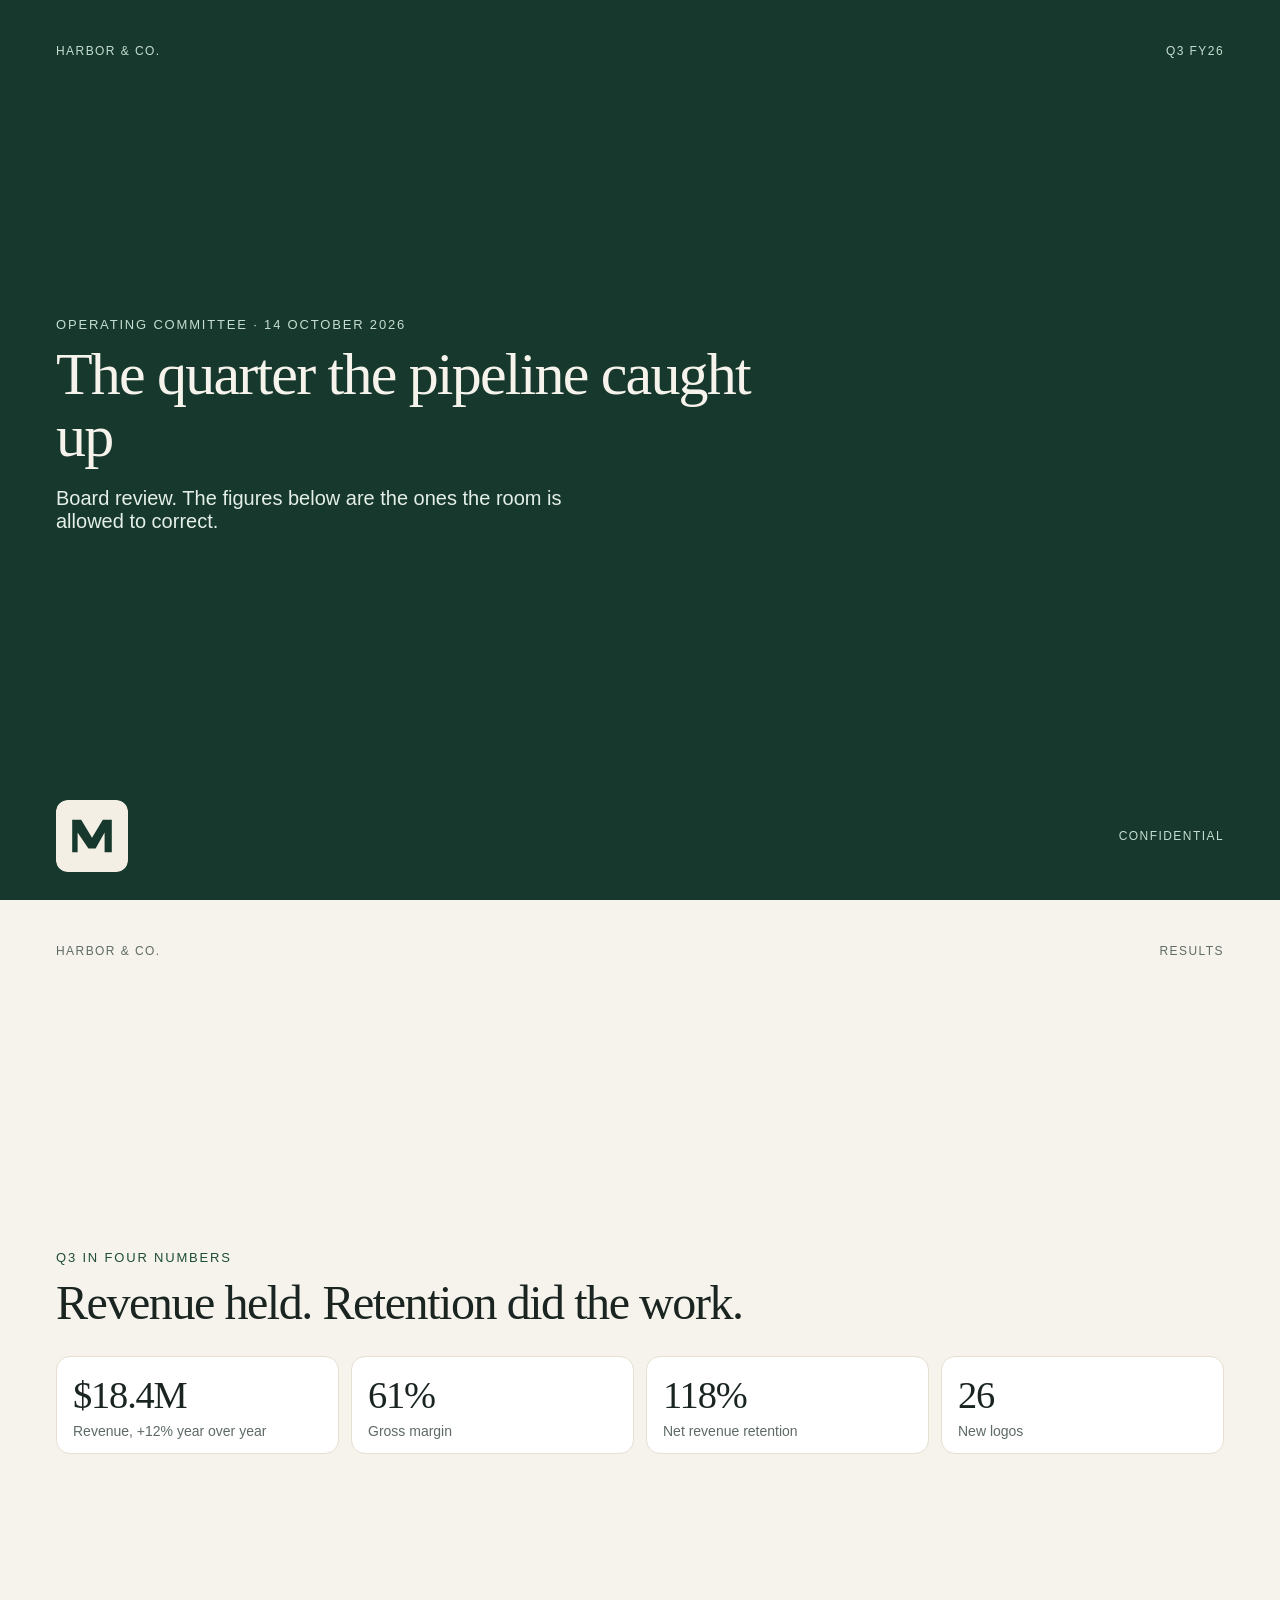
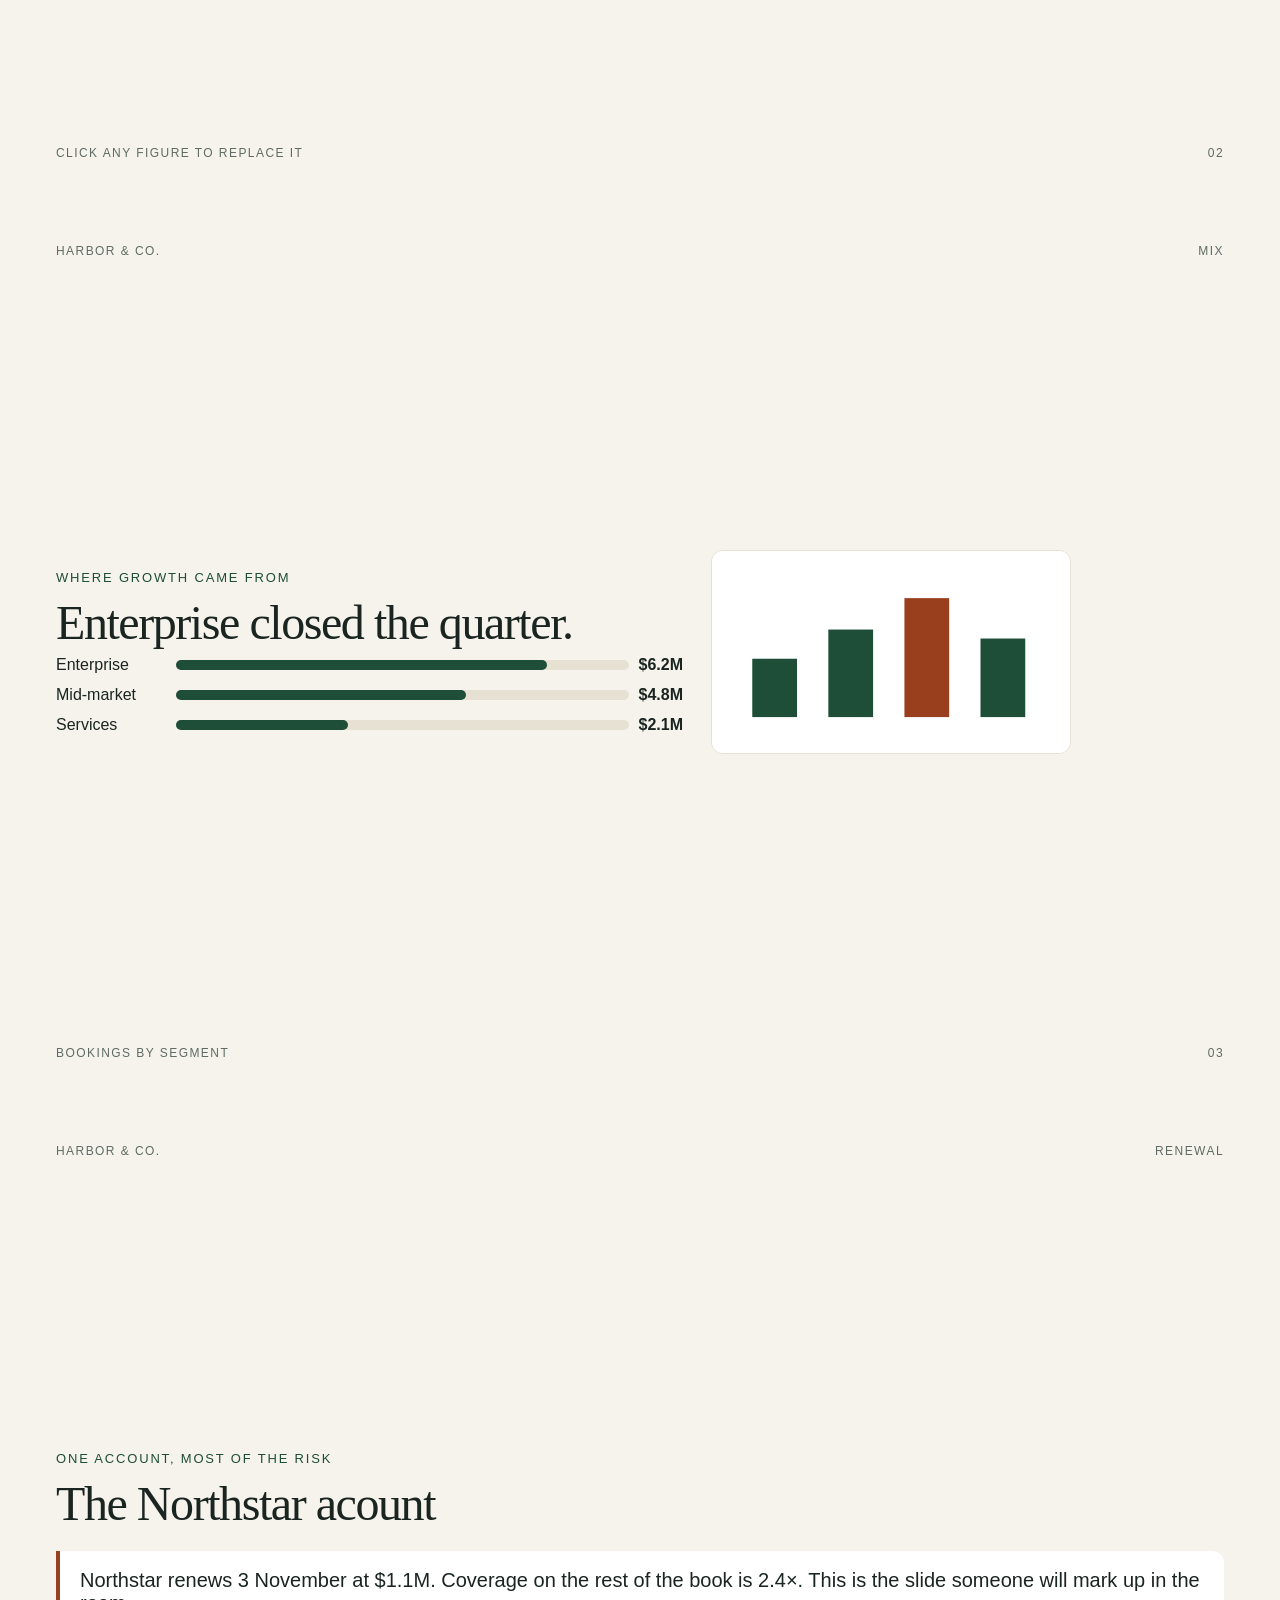
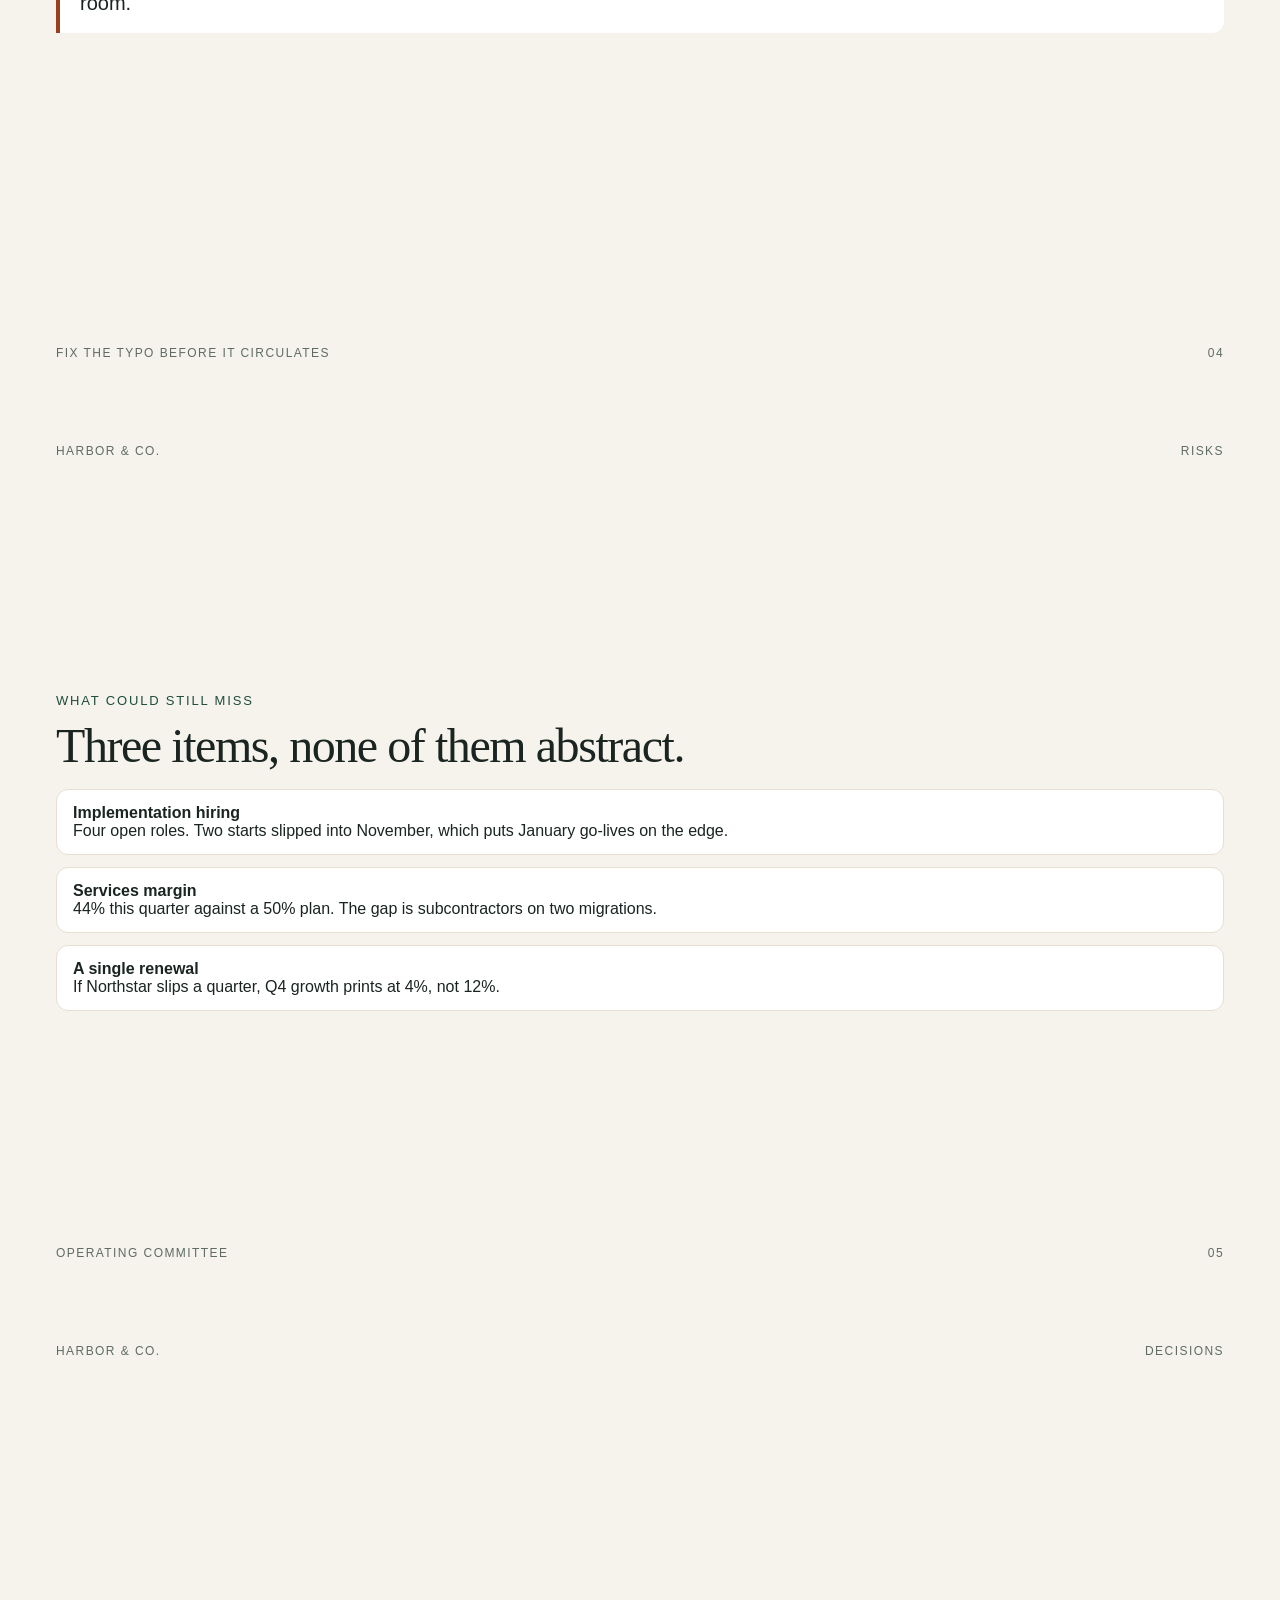
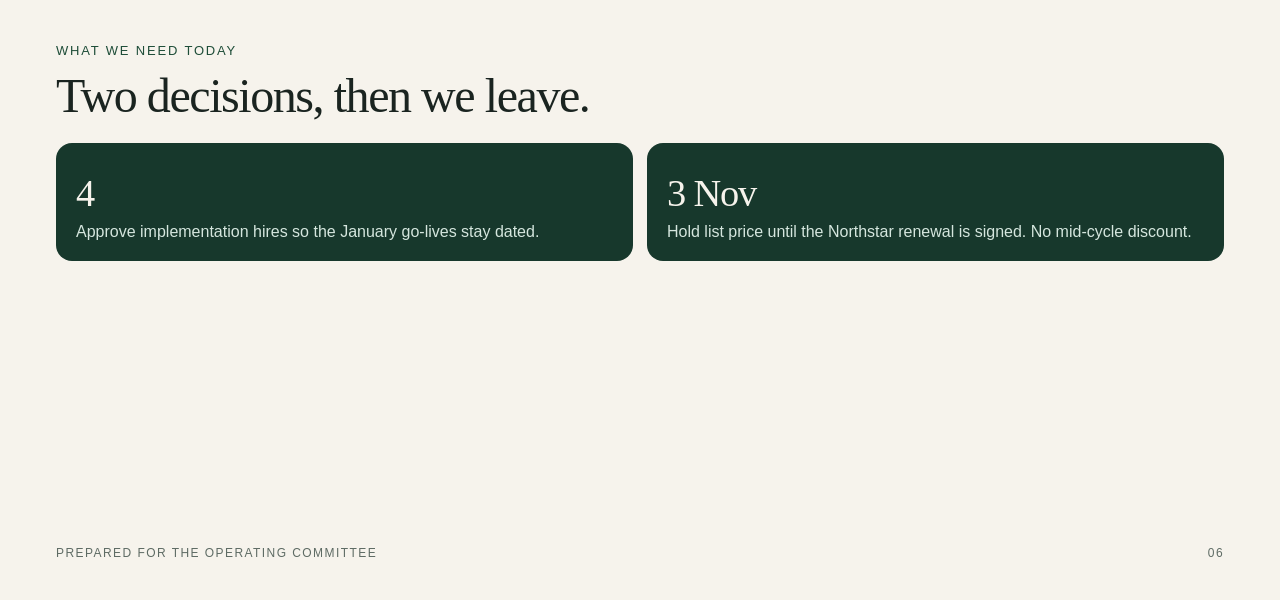
<file: samples/quarterly-review.html>
<!DOCTYPE html>
<html lang="en">
<head>
  <meta charset="utf-8">
  <title>Harbor &amp; Co. Q3 FY26 review</title>
  <style>
    * { box-sizing: border-box; }
    html, body { margin: 0; height: 100%; background: #f6f3ec; color: #1a2420; }
    body { font-family: "Segoe UI", Helvetica, Arial, sans-serif; }
    .slide {
      min-height: 100vh;
      height: 100vh;
      padding: 32px 56px 28px;
      display: flex;
      flex-direction: column;
      background: #f6f3ec;
      scroll-snap-align: start;
    }
    .top, .bottom {
      display: flex;
      justify-content: space-between;
      align-items: center;
      gap: 16px;
      font-size: 12px;
      letter-spacing: 0.12em;
      text-transform: uppercase;
      color: #5e6b64;
    }
    .body { flex: 1; display: flex; flex-direction: column; justify-content: center; min-height: 0; }
    h1, h2 { font-family: Georgia, "Times New Roman", serif; font-weight: 500; letter-spacing: -0.03em; margin: 0; }
    h1 { font-size: clamp(40px, 5vw, 60px); line-height: 1.02; max-width: 12em; }
    h2 { font-size: clamp(32px, 4vw, 48px); line-height: 1.08; }
    .kicker { margin: 0 0 12px; letter-spacing: 0.14em; text-transform: uppercase; font-size: 13px; color: #1e4d38; }
    .sub { font-size: 20px; max-width: 36rem; color: #3d4a44; }
    .cover { background: #17382c; color: #f6f3ec; }
    .cover .top, .cover .bottom, .cover .kicker { color: #c5ddd2; }
    .cover .sub { color: #e4efe9; }
    .mark { width: 72px; height: 72px; border-radius: 12px; }
    .stats { display: grid; grid-template-columns: repeat(4, 1fr); gap: 12px; margin-top: 28px; }
    .stat { background: white; border-radius: 14px; padding: 16px 16px 14px; border: 1px solid #e6dfd2; }
    .num { font-family: Georgia, serif; font-size: clamp(28px, 3vw, 40px); margin: 0; letter-spacing: -0.03em; }
    .lbl { margin: 6px 0 0; color: #5e6b64; font-size: 14px; }
    .cols { display: grid; grid-template-columns: 1.1fr 0.9fr; gap: 28px; align-items: center; }
    .bars { display: grid; gap: 12px; margin-top: 8px; }
    .bar { display: grid; grid-template-columns: 110px 1fr auto; gap: 10px; align-items: center; }
    .track, .fill { display: block; height: 10px; border-radius: 99px; }
    .track { background: #e7e1d4; }
    .fill { background: #1e4d38; }
    .chart { width: min(100%, 360px); height: auto; border-radius: 12px; border: 1px solid #e6dfd2; background: white; }
    .callout { margin-top: 22px; padding: 18px 20px; background: white; border-left: 4px solid #9a3f1d; border-radius: 0 12px 12px 0; font-size: 20px; }
    ul { margin: 18px 0 0; padding: 0; list-style: none; display: grid; gap: 12px; }
    li { background: white; border-radius: 12px; padding: 14px 16px; border: 1px solid #e6dfd2; }
    li strong { display: block; }
    .asks { display: grid; grid-template-columns: 1fr 1fr; gap: 14px; margin-top: 22px; }
    .ask { background: #17382c; color: #f6f3ec; border-radius: 16px; padding: 20px; }
    .ask p { margin: 8px 0 0; color: #d5e6de; }
    .ask .num { color: #f6f3ec; }
    @media (max-width: 800px) {
      .slide { padding: 24px; }
      .stats, .cols, .asks { grid-template-columns: 1fr; }
    }
  </style>
</head>
<body>
  <main class="deck">
    <section class="slide cover">
      <div class="top"><p>Harbor &amp; Co.</p><p>Q3 FY26</p></div>
      <div class="body">
        <p class="kicker">Operating committee · 14 October 2026</p>
        <h1>The quarter the pipeline caught up</h1>
        <p class="sub">Board review. The figures below are the ones the room is allowed to correct.</p>
      </div>
      <div class="bottom">
        <img class="mark" alt="Harbor and Co. mark" width="72" height="72" src="data:image/svg+xml,%3Csvg xmlns='http://www.w3.org/2000/svg' viewBox='0 0 80 80'%3E%3Crect width='80' height='80' rx='12' fill='%23f3efe4'/%3E%3Cpath d='M18 58V22h10l12 20 12-20h10v36h-8V36L44 54h-8L24 36v22z' fill='%2317382c'/%3E%3C/svg%3E">
        <p>Confidential</p>
      </div>
    </section>

    <section class="slide">
      <div class="top"><p>Harbor &amp; Co.</p><p>Results</p></div>
      <div class="body">
        <p class="kicker">Q3 in four numbers</p>
        <h2>Revenue held. Retention did the work.</h2>
        <div class="stats">
          <div class="stat"><p class="num">$18.4M</p><p class="lbl">Revenue, +12% year over year</p></div>
          <div class="stat"><p class="num">61%</p><p class="lbl">Gross margin</p></div>
          <div class="stat"><p class="num">118%</p><p class="lbl">Net revenue retention</p></div>
          <div class="stat"><p class="num">26</p><p class="lbl">New logos</p></div>
        </div>
      </div>
      <div class="bottom"><p>Click any figure to replace it</p><p>02</p></div>
    </section>

    <section class="slide">
      <div class="top"><p>Harbor &amp; Co.</p><p>Mix</p></div>
      <div class="body">
        <div class="cols">
          <div>
            <p class="kicker">Where growth came from</p>
            <h2>Enterprise closed the quarter.</h2>
            <div class="bars">
              <div class="bar"><span>Enterprise</span><span class="track"><span class="fill" style="width:82%"></span></span><strong>$6.2M</strong></div>
              <div class="bar"><span>Mid-market</span><span class="track"><span class="fill" style="width:64%"></span></span><strong>$4.8M</strong></div>
              <div class="bar"><span>Services</span><span class="track"><span class="fill" style="width:38%"></span></span><strong>$2.1M</strong></div>
            </div>
          </div>
          <img class="chart" alt="Quarterly bookings chart" width="320" height="180" src="data:image/svg+xml,%3Csvg xmlns='http://www.w3.org/2000/svg' viewBox='0 0 320 180'%3E%3Crect width='320' height='180' fill='%23ffffff'/%3E%3Crect x='36' y='96' width='40' height='52' fill='%231e4d38'/%3E%3Crect x='104' y='70' width='40' height='78' fill='%231e4d38'/%3E%3Crect x='172' y='42' width='40' height='106' fill='%239a3f1d'/%3E%3Crect x='240' y='78' width='40' height='70' fill='%231e4d38'/%3E%3C/svg%3E">
        </div>
      </div>
      <div class="bottom"><p>Bookings by segment</p><p>03</p></div>
    </section>

    <section class="slide">
      <div class="top"><p>Harbor &amp; Co.</p><p>Renewal</p></div>
      <div class="body">
        <p class="kicker">One account, most of the risk</p>
        <h2>The Northstar acount</h2>
        <p class="callout">Northstar renews 3 November at $1.1M. Coverage on the rest of the book is 2.4×. This is the slide someone will mark up in the room.</p>
      </div>
      <div class="bottom"><p>Fix the typo before it circulates</p><p>04</p></div>
    </section>

    <section class="slide">
      <div class="top"><p>Harbor &amp; Co.</p><p>Risks</p></div>
      <div class="body">
        <p class="kicker">What could still miss</p>
        <h2>Three items, none of them abstract.</h2>
        <ul>
          <li><strong>Implementation hiring</strong> Four open roles. Two starts slipped into November, which puts January go-lives on the edge.</li>
          <li><strong>Services margin</strong> 44% this quarter against a 50% plan. The gap is subcontractors on two migrations.</li>
          <li><strong>A single renewal</strong> If Northstar slips a quarter, Q4 growth prints at 4%, not 12%.</li>
        </ul>
      </div>
      <div class="bottom"><p>Operating committee</p><p>05</p></div>
    </section>

    <section class="slide">
      <div class="top"><p>Harbor &amp; Co.</p><p>Decisions</p></div>
      <div class="body">
        <p class="kicker">What we need today</p>
        <h2>Two decisions, then we leave.</h2>
        <div class="asks">
          <div class="ask"><p class="num">4</p><p>Approve implementation hires so the January go-lives stay dated.</p></div>
          <div class="ask"><p class="num">3 Nov</p><p>Hold list price until the Northstar renewal is signed. No mid-cycle discount.</p></div>
        </div>
      </div>
      <div class="bottom"><p>Prepared for the operating committee</p><p>06</p></div>
    </section>
  </main>
</body>
</html>
</file>
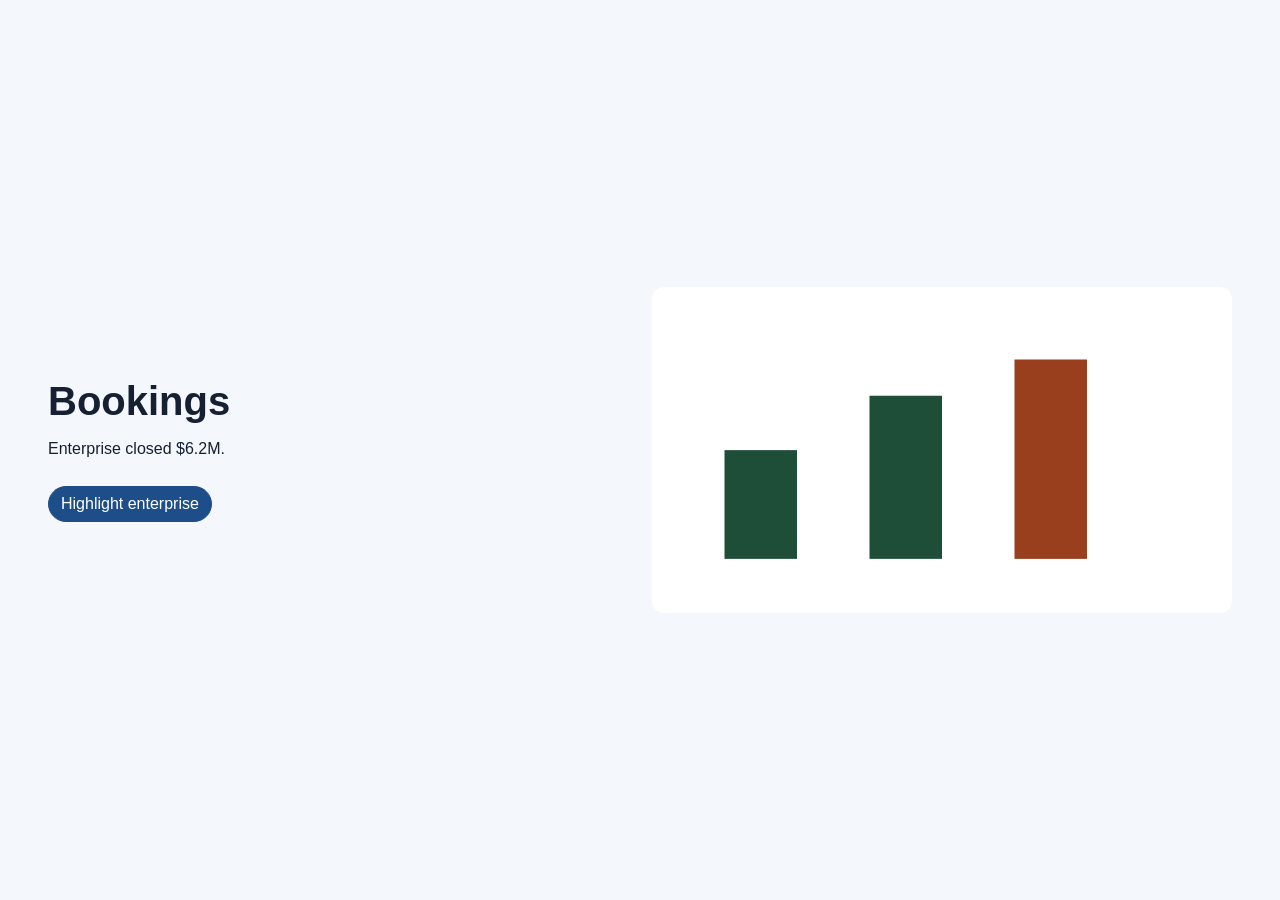
<file: samples/svg-chart.html>
<!DOCTYPE html>
<html lang="en">
<head>
  <meta charset="utf-8">
  <title>Bookings chart</title>
  <style>
    * { box-sizing: border-box; }
    html, body { margin: 0; height: 100%; background: #f4f7fb; color: #172033; font-family: "Segoe UI", Helvetica, Arial, sans-serif; }
    main { min-height: 100vh; padding: 48px; display: grid; grid-template-columns: 1fr 1fr; gap: 24px; align-items: center; }
    h1 { font-size: 40px; margin: 0 0 8px; }
    svg { width: 100%; height: auto; background: white; border-radius: 12px; }
    button { font: inherit; margin-top: 12px; padding: 8px 12px; border-radius: 999px; border: 1px solid #1d4e89; background: #1d4e89; color: white; }
  </style>
</head>
<body>
  <main>
    <div>
      <h1>Bookings</h1>
      <p id="caption">Enterprise closed $6.2M.</p>
      <button type="button" id="highlight">Highlight enterprise</button>
    </div>
    <svg viewBox="0 0 320 180" role="img" aria-label="Bar chart of bookings">
      <rect id="bar-a" x="40" y="90" width="40" height="60" fill="#1e4d38"></rect>
      <rect id="bar-b" x="120" y="60" width="40" height="90" fill="#1e4d38"></rect>
      <rect id="bar-c" x="200" y="40" width="40" height="110" fill="#9a3f1d"></rect>
    </svg>
  </main>
  <script>
    document.getElementById("highlight").addEventListener("click", function () {
      var bar = document.getElementById("bar-c");
      bar.setAttribute("fill", bar.getAttribute("fill") === "#0b3a73" ? "#9a3f1d" : "#0b3a73");
    });
  </script>
</body>
</html>
</file>
<file: css/site.css>
:root {
  --paper: #f3efe6;
  --paper-2: #fbf8f3;
  --ink: #1c1915;
  --ink-soft: #5c564c;
  --line: #e3d9c8;
  --green: #1e4d38;
  --green-deep: #143628;
  --moss: #e5f0ea;
  --clay: #9a3f1d;
  --shadow: 0 18px 50px rgba(28, 25, 21, 0.08);
  --serif: Fraunces, "Iowan Old Style", Palatino, Georgia, serif;
  --sans: Outfit, "Segoe UI", Helvetica, Arial, sans-serif;
  --mono: ui-monospace, "SFMono-Regular", Menlo, Consolas, monospace;
}

* { box-sizing: border-box; }

html { scroll-behavior: smooth; }

body {
  margin: 0;
  background: var(--paper);
  color: var(--ink);
  font-family: var(--sans);
  font-size: 17px;
  line-height: 1.5;
}

::selection { background: #cfe0d6; }

img { max-width: 100%; }

a { color: inherit; }

button, input, textarea { font: inherit; color: inherit; }

button { cursor: pointer; }

:focus-visible {
  outline: 2px solid var(--green);
  outline-offset: 2px;
}

.skip {
  position: absolute;
  left: 12px;
  top: -48px;
  background: white;
  color: var(--ink);
  padding: 8px 12px;
  z-index: 20;
  border-radius: 8px;
}

.skip:focus { top: 12px; }

.logo {
  display: inline-flex;
  align-items: center;
  gap: 10px;
  color: var(--ink);
  text-decoration: none;
  font-weight: 600;
  letter-spacing: -0.03em;
  font-size: 18px;
}

.logo svg { width: 24px; height: 24px; flex: none; }

.btn {
  display: inline-flex;
  align-items: center;
  justify-content: center;
  gap: 8px;
  border-radius: 999px;
  border: 1px solid transparent;
  padding: 10px 16px;
  text-decoration: none;
  line-height: 1.2;
  background: transparent;
}

.btn-primary { background: var(--green); color: #f6f3ec; }
.btn-primary:hover { background: var(--green-deep); }

.btn-ghost {
  border-color: #d5cbb8;
  background: transparent;
  color: var(--ink);
}

.btn-ghost:hover { background: rgba(30, 77, 56, 0.06); }

.btn-lg { padding: 13px 18px; }

button:disabled { opacity: 0.45; cursor: not-allowed; }

@media (prefers-reduced-motion: reduce) {
  html { scroll-behavior: auto; }
  * { transition: none !important; }
}
</file>
<file: css/landing.css>
body {
  background:
    radial-gradient(900px 420px at 90% -10%, rgba(30, 77, 56, 0.08), transparent 60%),
    var(--paper);
}

.nav {
  display: flex;
  align-items: center;
  justify-content: space-between;
  gap: 16px;
  max-width: 1120px;
  margin: 0 auto;
  padding: 22px 24px;
}

.nav-links {
  display: flex;
  align-items: center;
  gap: 22px;
}

.nav-links a {
  text-decoration: none;
  color: var(--ink-soft);
  font-size: 15px;
}

.nav-links a:hover { color: var(--ink); }

.hero {
  max-width: 1120px;
  margin: 0 auto;
  padding: 18px 24px 72px;
  display: grid;
  grid-template-columns: minmax(0, 1.05fr) minmax(280px, 0.95fr);
  gap: 48px;
  align-items: center;
}

.eyebrow {
  margin: 0 0 12px;
  color: var(--green);
  font-size: 13px;
  font-weight: 600;
  letter-spacing: 0.12em;
  text-transform: uppercase;
}

h1 {
  margin: 0;
  font-family: var(--serif);
  font-weight: 560;
  font-size: clamp(40px, 5vw, 68px);
  line-height: 1.02;
  letter-spacing: -0.03em;
}

.lede {
  font-size: 19px;
  color: var(--ink-soft);
  max-width: 42rem;
}

.cta-row {
  display: flex;
  flex-wrap: wrap;
  gap: 12px;
  margin: 28px 0 12px;
}

.fine { color: var(--ink-soft); font-size: 14px; }

.mock {
  background: var(--paper-2);
  border: 1px solid var(--line);
  border-radius: 18px;
  box-shadow: var(--shadow);
  overflow: hidden;
}

.mock-top {
  display: flex;
  align-items: center;
  gap: 12px;
  padding: 12px 14px;
  border-bottom: 1px solid var(--line);
  background: #f7f3ea;
}

.dots { display: flex; gap: 6px; }
.dots i {
  width: 8px;
  height: 8px;
  border-radius: 50%;
  background: #d9d0c0;
  display: block;
}

.mock-file {
  font-family: var(--mono);
  font-size: 12px;
  color: var(--ink-soft);
}

.mock-body { display: grid; grid-template-columns: 148px 1fr; min-height: 320px; }

.mock-slides {
  border-right: 1px solid var(--line);
  padding: 12px;
  display: flex;
  flex-direction: column;
  gap: 6px;
  font-size: 12px;
  color: var(--ink-soft);
}

.mock-slides span {
  padding: 8px 8px;
  border-radius: 8px;
}

.mock-slides .on {
  background: var(--moss);
  color: var(--green-deep);
  font-weight: 600;
}

.mock-slide { padding: 28px 26px; }

.mock-slide .kicker {
  margin: 0;
  font-size: 12px;
  letter-spacing: 0.14em;
  text-transform: uppercase;
  color: var(--green);
}

.mock-slide h2 {
  margin: 10px 0 0;
  font-family: var(--serif);
  font-weight: 560;
  font-size: 32px;
  letter-spacing: -0.03em;
}

.figure {
  margin: 18px 0 0;
  font-family: var(--serif);
  font-size: 54px;
  letter-spacing: -0.04em;
  line-height: 1;
}

.figure span {
  box-shadow: 0 0 0 2px var(--green);
  border-radius: 8px;
  padding: 0 6px;
}

.mock-note { margin: 18px 0 0; color: var(--ink-soft); font-size: 14px; }

.section {
  max-width: 1120px;
  margin: 0 auto;
  padding: 28px 24px 72px;
}

.section h2, .band h2 {
  font-family: var(--serif);
  font-weight: 560;
  font-size: clamp(32px, 4vw, 46px);
  letter-spacing: -0.03em;
  line-height: 1.08;
  margin: 0 0 28px;
}

.quotes {
  display: grid;
  grid-template-columns: repeat(3, 1fr);
  gap: 16px;
}

.quotes article, .sample-card, .step {
  background: var(--paper-2);
  border: 1px solid var(--line);
  border-radius: 16px;
  padding: 20px;
}

.quotes h3 {
  margin: 0 0 8px;
  font-size: 14px;
  letter-spacing: 0.08em;
  text-transform: uppercase;
  color: var(--green);
}

.quotes p { margin: 0; font-family: var(--serif); font-size: 24px; line-height: 1.25; }

.steps {
  display: grid;
  grid-template-columns: repeat(3, 1fr);
  gap: 16px;
}

.step span {
  display: block;
  font-family: var(--serif);
  font-size: 28px;
  color: var(--green);
  margin-bottom: 8px;
}

.step h3 { margin: 0 0 8px; font-size: 18px; }
.step p { margin: 0; color: var(--ink-soft); }

.features {
  display: grid;
  grid-template-columns: 1fr 1fr;
  gap: 0 40px;
}

.features div {
  padding: 16px 0;
  border-top: 1px solid var(--line);
}

.features h3 { margin: 0 0 4px; font-size: 17px; }
.features p { margin: 0; color: var(--ink-soft); font-size: 15px; }

.sample-row {
  display: grid;
  grid-template-columns: 1fr 1fr;
  gap: 16px;
}

.sample-card {
  display: block;
  text-decoration: none;
  color: inherit;
}

.sample-card:hover { border-color: #b7c9be; background: #fff; }

.sample-card strong { display: block; font-size: 20px; margin: 6px 0; }
.sample-card span { color: var(--ink-soft); }

.band {
  background: var(--green-deep);
  color: #f6f3ec;
  padding: 72px 24px;
}

.band-inner {
  max-width: 1120px;
  margin: 0 auto;
  display: flex;
  justify-content: space-between;
  gap: 24px;
  align-items: end;
}

.band p { margin: 0; max-width: 36rem; color: #d5e4db; }
.band .btn-primary { background: #f6f3ec; color: var(--green-deep); }
.band .btn-primary:hover { background: white; }

.footer {
  display: flex;
  justify-content: space-between;
  gap: 12px;
  max-width: 1120px;
  margin: 0 auto;
  padding: 22px 24px 32px;
  color: var(--ink-soft);
  font-size: 14px;
}

.footer a { color: var(--ink-soft); }

@media (max-width: 860px) {
  .hero, .quotes, .steps, .features, .sample-row, .band-inner, .mock-body {
    grid-template-columns: 1fr;
  }
  .nav-links a:not(.btn) { display: none; }
  .band-inner { align-items: start; flex-direction: column; }
  .mock-slides { flex-direction: row; overflow: auto; border-right: 0; border-bottom: 1px solid var(--line); }
}
</file>
<file: css/app.css>
html, body { height: 100%; }

body {
  display: flex;
  flex-direction: column;
  overflow: hidden;
  background: var(--paper);
}

.toolbar {
  display: flex;
  align-items: center;
  gap: 10px;
  padding: 10px 14px;
  border-bottom: 1px solid var(--line);
  background: var(--paper-2);
  flex-wrap: wrap;
}

.deck-name {
  margin: 0;
  font-weight: 600;
  max-width: min(280px, 40vw);
  overflow: hidden;
  text-overflow: ellipsis;
  white-space: nowrap;
}

.toolbar-note { margin: 0; color: var(--ink-soft); font-size: 14px; }

.spacer { flex: 1; }

.seg {
  display: inline-flex;
  border: 1px solid var(--line);
  border-radius: 999px;
  overflow: hidden;
  background: white;
}

.seg button {
  border: 0;
  background: transparent;
  padding: 8px 12px;
}

.seg button[aria-pressed="true"] {
  background: var(--green);
  color: #f6f3ec;
}

.tool-group { display: inline-flex; gap: 6px; }

.workspace {
  flex: 1;
  min-height: 0;
  display: flex;
}

.sidebar {
  width: 300px;
  flex: none;
  border-right: 1px solid var(--line);
  background: var(--paper-2);
  display: flex;
  flex-direction: column;
  min-height: 0;
}

.side-head { padding: 16px 16px 8px; }
.side-head h2 { margin: 0; font-size: 15px; letter-spacing: 0.08em; text-transform: uppercase; }
.side-head p { margin: 6px 0 0; color: var(--ink-soft); font-size: 13px; }

#slide-list {
  list-style: none;
  margin: 0;
  padding: 8px;
  overflow: auto;
}

#slide-list li {
  border: 1px solid transparent;
  border-radius: 12px;
  padding: 8px;
  margin-bottom: 6px;
}

#slide-list li.active { background: var(--moss); border-color: #c9ddd2; }
#slide-list li.drag-over { border-color: var(--green); }
#slide-list li.dragging { opacity: 0.55; }

.slide-row { display: flex; gap: 6px; align-items: flex-start; }

.grip {
  border: 0;
  background: transparent;
  color: var(--ink-soft);
  padding: 6px 2px;
  cursor: grab;
  letter-spacing: -2px;
}

.slide-select {
  flex: 1;
  display: flex;
  gap: 8px;
  text-align: left;
  border: 0;
  background: transparent;
  padding: 2px;
  min-width: 0;
}

.num {
  font-variant-numeric: tabular-nums;
  color: var(--ink-soft);
  font-size: 12px;
  padding-top: 3px;
}

.label {
  font-size: 14px;
  line-height: 1.3;
}

.slide-actions { display: flex; flex-wrap: wrap; gap: 4px; margin: 6px 0 0 22px; }

.mini {
  border: 1px solid var(--line);
  background: white;
  border-radius: 999px;
  padding: 3px 8px;
  font-size: 12px;
  color: var(--ink-soft);
}

.mini.confirming { background: var(--clay); color: white; border-color: var(--clay); }

.doc-note {
  margin: 8px;
  padding: 12px;
  border-radius: 12px;
  background: #fff;
  border: 1px solid var(--line);
  color: var(--ink-soft);
  font-size: 14px;
}

.main {
  flex: 1;
  min-width: 0;
  min-height: 0;
  display: flex;
  flex-direction: column;
}

.start {
  overflow: auto;
  padding: 28px 20px 40px;
}

.start-card { max-width: 880px; margin: 0 auto; }

.start h1 {
  font-family: var(--serif);
  font-weight: 560;
  font-size: clamp(36px, 4vw, 52px);
  letter-spacing: -0.03em;
  line-height: 1.05;
  margin: 0 0 8px;
}

.lede { color: var(--ink-soft); margin-top: 0; }

.resume {
  display: flex;
  justify-content: space-between;
  gap: 12px;
  align-items: center;
  padding: 14px 16px;
  border: 1px solid #c9ddd2;
  background: var(--moss);
  border-radius: 14px;
  margin-bottom: 16px;
}

.resume p { margin: 0; }
.resume .row { display: flex; gap: 8px; }

.dropzone {
  position: relative;
  display: grid;
  place-items: center;
  text-align: center;
  gap: 6px;
  min-height: 160px;
  border: 1.5px dashed #c9bfae;
  border-radius: 16px;
  background: var(--paper-2);
  padding: 24px;
  cursor: pointer;
}

.dropzone strong { font-size: 18px; }
.dropzone span { color: var(--ink-soft); }
.dropzone.dragover { border-color: var(--green); background: var(--moss); }

.file-input {
  position: absolute;
  width: 1px;
  height: 1px;
  padding: 0;
  margin: -1px;
  overflow: hidden;
  clip: rect(0, 0, 0, 0);
  border: 0;
}

.sample-row, .paste-block { margin-top: 16px; }

.sample-row { display: grid; grid-template-columns: 1fr 1fr; gap: 12px; }

.mode-pill {
  margin: 0;
  font-size: 12px;
  letter-spacing: 0.08em;
  text-transform: uppercase;
  color: var(--green);
  border: 1px solid #c9ddd2;
  background: var(--moss);
  border-radius: 999px;
  padding: 4px 8px;
}

.server-box, .comments { margin-top: 16px; }
.comments { border-top: 1px solid var(--line); padding: 12px; overflow: auto; max-height: 42%; }
.comments h2 { margin: 12px 0 6px; font-size: 13px; letter-spacing: 0.08em; text-transform: uppercase; }
.comments ul { list-style: none; margin: 0; padding: 0; display: grid; gap: 6px; }
.comments textarea, #api-base, #image-alt { width: 100%; border: 1px solid var(--line); border-radius: 8px; padding: 8px; background: white; }
.comment-jump { display: block; width: 100%; text-align: left; border: 0; background: white; border-radius: 8px; padding: 8px; }
.conflict { display: flex; gap: 8px; align-items: center; flex-wrap: wrap; padding: 10px 14px; background: #f8ece6; color: var(--ink); }
.conflict[hidden] { display: none !important; }

.sample-card, .note-btn, .text-btn {
  text-align: left;
  border: 1px solid var(--line);
  background: var(--paper-2);
  border-radius: 14px;
  padding: 14px 16px;
}

.sample-card .eyebrow, .section-label {
  display: block;
  color: var(--green);
  font-size: 12px;
  letter-spacing: 0.1em;
  text-transform: uppercase;
  font-weight: 600;
}

.sample-card strong { display: block; margin: 4px 0; }
.sample-card span:last-child, .hint, .fine { color: var(--ink-soft); font-size: 14px; }

.sample-card:hover, .note-btn:hover { border-color: #b7c9be; }

.paste-block textarea {
  width: 100%;
  min-height: 140px;
  margin-top: 8px;
  border-radius: 12px;
  border: 1px solid var(--line);
  background: white;
  padding: 12px;
  resize: vertical;
  font-family: var(--mono);
  font-size: 13px;
}

.row { display: flex; flex-wrap: wrap; gap: 8px; align-items: center; margin-top: 10px; }

.start-error {
  background: #f8ece6;
  color: var(--clay);
  border-radius: 12px;
  padding: 12px 14px;
}

.stage {
  flex: 1;
  min-height: 0;
  padding: 16px;
  background:
    linear-gradient(180deg, #e7e1d4, #efeae0);
  display: flex;
}

.frame-shell {
  position: relative;
  flex: 1;
  min-width: 0;
  border-radius: 12px;
  overflow: hidden;
  background: white;
  box-shadow: 0 16px 40px rgba(28, 25, 21, 0.12);
}

#deck-frame { width: 100%; height: 100%; border: 0; display: block; background: white; }

#frame-overlay {
  position: absolute;
  inset: 0;
  display: grid;
  place-items: center;
  background: rgba(251, 248, 243, 0.84);
  text-align: center;
  padding: 24px;
}

#frame-overlay[hidden] { display: none !important; }

.hintbar {
  display: flex;
  justify-content: space-between;
  gap: 16px;
  align-items: center;
  padding: 8px 14px;
  border-top: 1px solid var(--line);
  background: var(--paper-2);
  font-size: 13px;
  color: var(--ink-soft);
}

.hintbar p { margin: 0; }
#status { color: var(--ink); }

#toast {
  position: fixed;
  bottom: 64px;
  left: 50%;
  transform: translateX(-50%);
  background: var(--ink);
  color: #f6f3ec;
  padding: 10px 14px;
  border-radius: 999px;
  z-index: 30;
  max-width: min(560px, calc(100vw - 24px));
}

dialog {
  border: 1px solid var(--line);
  border-radius: 16px;
  padding: 22px;
  width: min(520px, calc(100vw - 32px));
  background: var(--paper-2);
  color: var(--ink);
  box-shadow: var(--shadow);
}

dialog::backdrop { background: rgba(28, 25, 21, 0.48); }

dialog h2 {
  font-family: var(--serif);
  font-weight: 560;
  letter-spacing: -0.03em;
  margin: 0 0 8px;
}

#share-url {
  width: 100%;
  margin: 8px 0;
  padding: 10px 12px;
  border-radius: 10px;
  border: 1px solid var(--line);
  background: white;
  font-family: var(--mono);
  font-size: 12px;
}

body[data-view="start"] .editor-only { display: none !important; }
body[data-view="editor"] .start-only { display: none !important; }

@media (max-width: 860px) {
  body { overflow: auto; }
  .workspace { flex-direction: column; }
  .sidebar { width: 100%; max-height: 220px; }
  .sample-row { grid-template-columns: 1fr; }
  .resume { flex-direction: column; align-items: stretch; }
  .hintbar { flex-direction: column; align-items: flex-start; }
  .stage { min-height: 70vh; }
}
</file>
<file: css/demo.css>
:root {
  --studio: #e7e4dc;
  --ink: #1b1916;
  --cream: #f7f4ee;
  --panel: #fbfaf7;
  --line: #ddd6ca;
  --muted: #6d675f;
  --copper: #9a4e2c;
  --shadow: 0 30px 70px rgba(27, 25, 22, 0.12);
  --serif: Fraunces, "Iowan Old Style", Palatino, Georgia, serif;
  --sans: Outfit, "Segoe UI", sans-serif;
}

* { box-sizing: border-box; }
html, body { height: 100%; }
body {
  margin: 0;
  background: var(--studio);
  color: var(--ink);
  font-family: var(--sans);
  font-size: 15px;
}
::selection { background: #f0d7cb; }
button, input, textarea { font: inherit; color: inherit; }
button { cursor: pointer; }
:focus-visible { outline: 2px solid var(--copper); outline-offset: 2px; }
.skip {
  position: absolute; left: 12px; top: -40px; background: white; padding: 8px 10px; z-index: 5;
}
.skip:focus { top: 12px; }

.app { height: 100%; display: flex; flex-direction: column; min-height: 0; }

.bar {
  flex: none;
  display: flex;
  align-items: center;
  gap: 10px;
  padding: 10px 16px;
  min-height: 58px;
}
.brand {
  display: inline-flex; align-items: center; gap: 8px;
  color: inherit; text-decoration: none; font-weight: 560; letter-spacing: -0.03em;
}
.brand svg { width: 18px; height: 18px; }
.deck-title { margin: 0; font-size: 14px; color: var(--muted); }
.status {
  margin: 0;
  font-size: 12px;
  letter-spacing: 0.04em;
  color: var(--muted);
  border: 1px solid var(--line);
  background: rgba(255,255,255,.55);
  border-radius: 999px;
  padding: 4px 8px;
}
.spacer { flex: 1; }
.tools { display: flex; flex-wrap: nowrap; gap: 4px; align-items: center; overflow-x: auto; max-width: 100%; }
.tools button, .file {
  border: 0; background: transparent; border-radius: 999px; padding: 7px 10px; color: var(--ink);
}
.tools button[aria-pressed="true"] { background: var(--ink); color: var(--cream); }
.tools button:hover, .file:hover { background: rgba(27,25,22,.06); }
.tools button[aria-pressed="true"]:hover { background: #000; }
.tools button:disabled { opacity: .35; cursor: not-allowed; }
.file { position: relative; }
.file input { position: absolute; inset: 0; opacity: 0; cursor: pointer; }

.workspace { flex: 1; min-height: 0; display: grid; grid-template-columns: 1fr 300px; }
.stage {
  min-width: 0; min-height: 0;
  display: flex; flex-direction: column; align-items: center; justify-content: center;
  padding: 8px 28px 12px; gap: 12px;
}
.shell {
  position: relative;
  width: min(1040px, 100%, calc((100vh - 250px) * 16 / 9));
  aspect-ratio: 16 / 9;
  background: white;
  border-radius: 18px;
  overflow: hidden;
  box-shadow: var(--shadow);
}
iframe { width: 100%; height: 100%; border: 0; display: block; background: #f6f3ec; }
#overlay {
  position: absolute; inset: 0; display: grid; place-items: center;
  background: rgba(247,244,238,.9); color: var(--muted);
}
#overlay[hidden] { display: none !important; }
.coach {
  margin: 0; color: var(--muted); font-size: 14px; text-align: center;
}
.coach button { border: 0; background: transparent; color: var(--copper); padding: 0 0 0 8px; }

.notes {
  background: var(--panel);
  border-left: 1px solid var(--line);
  padding: 18px 16px;
  overflow: auto;
  min-height: 0;
}
.notes h2 {
  margin: 0;
  font-family: var(--serif);
  font-weight: 520;
  font-size: 28px;
  letter-spacing: -0.03em;
}
.notes .fine, .dialog .fine { color: var(--muted); font-size: 13px; }
#notes, #thumbs { list-style: none; margin: 14px 0 0; padding: 0; }
.note {
  width: 100%; text-align: left; border: 0; background: white;
  border-radius: 12px; padding: 12px; margin-bottom: 8px;
  box-shadow: inset 0 0 0 1px var(--line);
}
.note strong { display: block; font-size: 12px; letter-spacing: .08em; text-transform: uppercase; color: var(--copper); font-weight: 500; }
.note span { display: block; margin-top: 4px; }
#note-form textarea {
  width: 100%; min-height: 72px; margin: 8px 0; border-radius: 10px;
  border: 1px solid var(--line); padding: 8px; background: white; resize: vertical;
}
#note-form button, .dialog button.primary {
  border: 0; background: var(--ink); color: var(--cream); border-radius: 999px; padding: 8px 12px;
}

.thumbs {
  flex: none;
  display: flex; gap: 8px; padding: 0 16px 16px; overflow-x: auto;
}
.thumbs button {
  flex: 0 0 auto; width: 148px; text-align: left;
  border: 0; background: transparent; border-radius: 12px; padding: 8px;
  color: var(--muted);
}
.thumbs button strong { display: block; color: var(--ink); font-weight: 500; font-size: 13px; }
.thumbs button[aria-current="true"] { background: white; box-shadow: inset 0 0 0 1px var(--line); }
.swatch { display: block; height: 6px; border-radius: 99px; margin-bottom: 6px; background: #1b1916; }
.swatch.light { background: #cfc6b8; }

dialog {
  border: 0; border-radius: 18px; padding: 22px; width: min(440px, calc(100vw - 32px));
  box-shadow: var(--shadow);
}
dialog::backdrop { background: rgba(27,25,22,.4); }
dialog h2 { font-family: var(--serif); font-weight: 520; letter-spacing: -0.03em; margin: 0 0 8px; }
#share-url { width: 100%; margin: 10px 0; padding: 8px; border-radius: 8px; border: 1px solid var(--line); }
.row { display: flex; gap: 8px; }

body.present .bar,
body.present .notes,
body.present .thumbs,
body.present .coach { display: none; }
body.present .workspace { display: block; }
body.present .stage { padding: 0; height: 100%; }
body.present .shell { width: 100vw; height: 100vh; max-height: none; border-radius: 0; aspect-ratio: auto; }

@media (max-width: 860px) {
  .bar { flex-wrap: wrap; max-width: 100%; }
  .tools { flex: 1 1 100%; min-width: 0; width: 100%; padding-bottom: 4px; scrollbar-width: thin; }
  .tools button, .file { flex: none; padding: 7px 8px; }
  .workspace { grid-template-columns: 1fr; }
  .notes { border-left: 0; border-top: 1px solid var(--line); max-height: 220px; }
  .shell { width: 100%; aspect-ratio: 4 / 5; }
  .deck-title { display: none; }
  .stage { padding: 4px 12px 8px; }
}
@media (max-width: 420px) {
  .bar { align-items: flex-start; }
  .status { display: none; }
  .shell { width: 100%; }
}
@media (prefers-reduced-motion: reduce) {
  * { scroll-behavior: auto !important; transition: none !important; }
}
</file>
